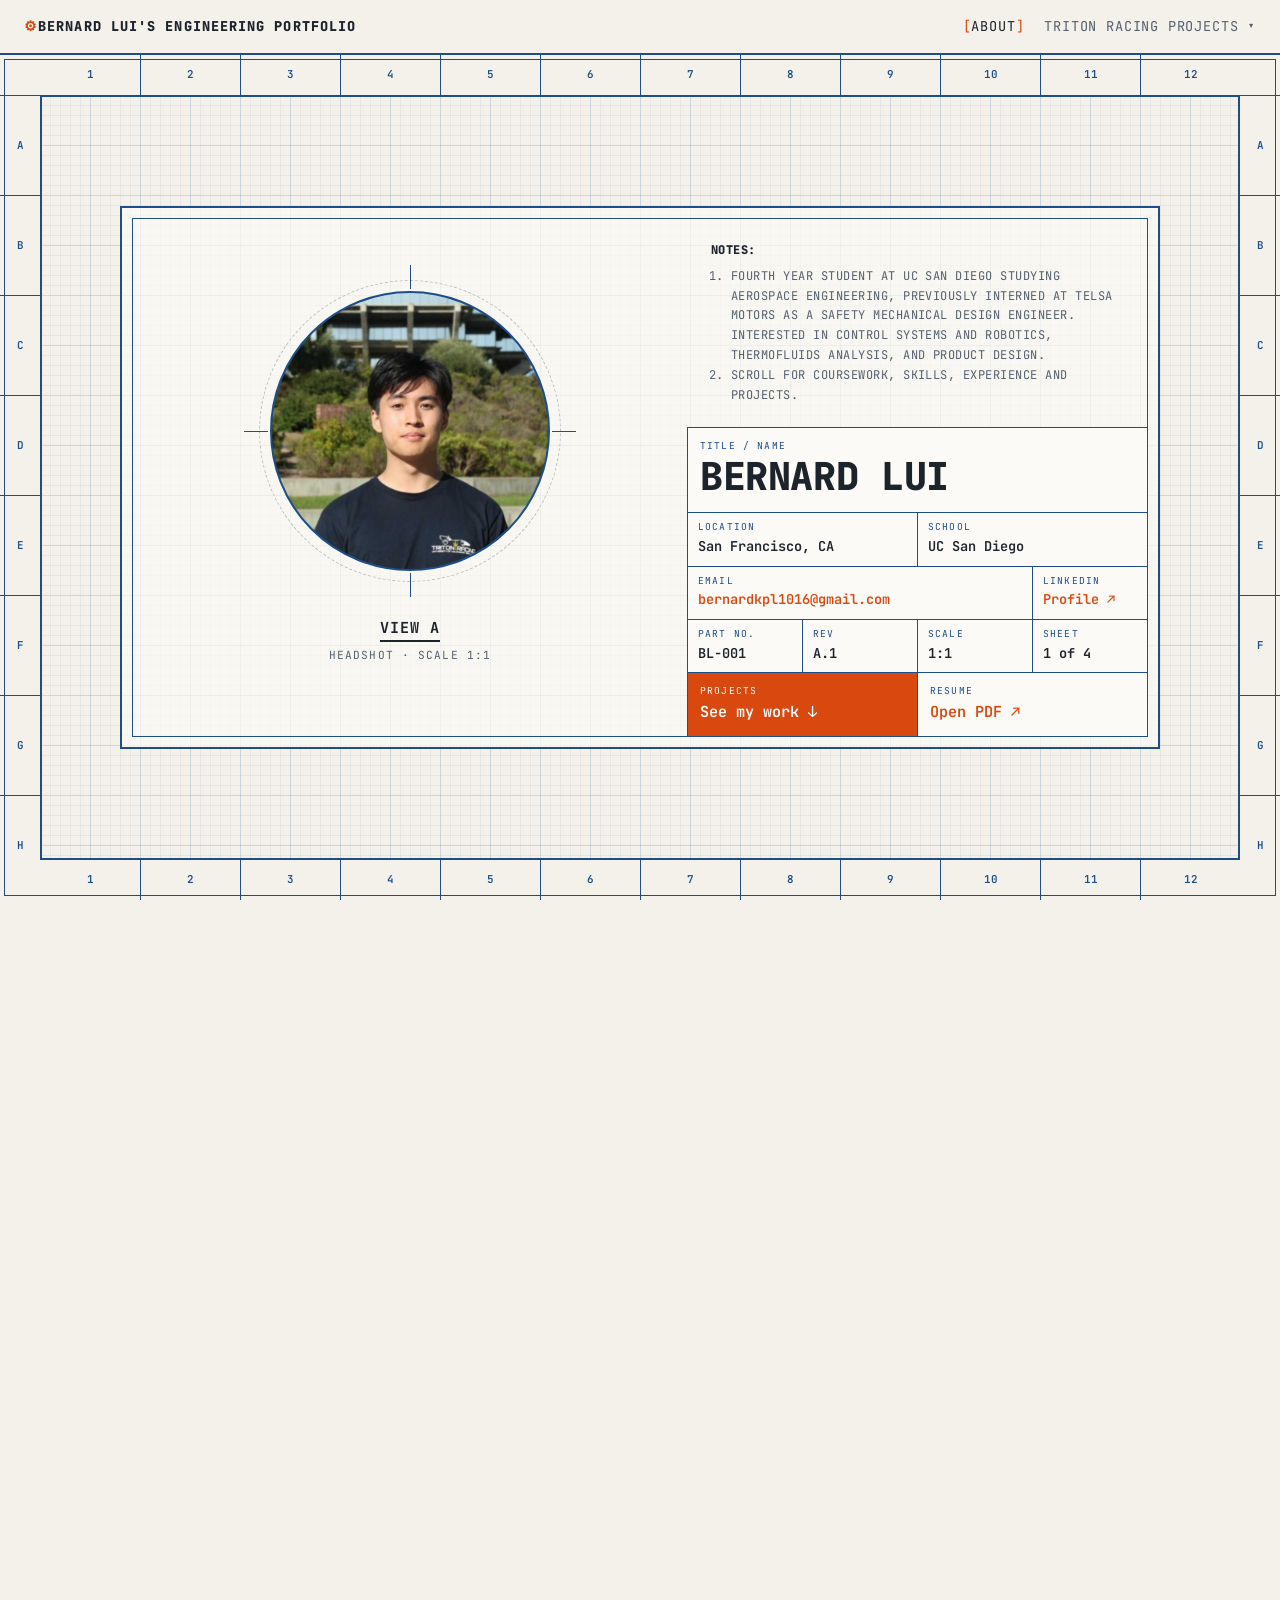
<file: index.html>
<!DOCTYPE html>
<html lang="en">
<head>
  <meta charset="UTF-8">
  <meta name="viewport" content="width=device-width, initial-scale=1">
  <title>Bernard Lui — About Me</title>
  <link rel="stylesheet" href="style.css">
</head>
<body class="framed">
  <nav>
    <a class="logo" href="index.html">Bernard Lui's Engineering Portfolio</a>
    <ul>
      <li><a class="active" href="index.html">About</a></li>
      <li class="dropdown">
        <button class="dropdown-toggle" aria-haspopup="true" aria-expanded="false">Triton Racing Projects ▾</button>
        <ul class="dropdown-menu">
          <li><a href="project1.html">Front and Rear Wing Design</a></li>
          <li><a href="project1b.html">Wing Spar Design</a></li>
        </ul>
      </li>
    </ul>
  </nav>

  <!-- Sheet stack: each drawing sheet is a full page that pins in place while the
       next one slides up over it. nav.js adds each sheet's border and rulers. -->
  <div class="sheet-stack">
  <section class="page page-hero" id="sheet-1">
    <div class="page-body page-body-hero">
    <div class="sheet">
      <div class="sheet-body">
        <div class="view">
          <div class="avatar" role="img" aria-label="Headshot of Bernard Lui"></div>
          <p class="view-label"><strong>VIEW A</strong>HEADSHOT · SCALE 1:1</p>
        </div>

        <div class="notes">
          <p class="notes-head">Notes:</p>
          <ol>
            <li>Fourth year student at UC San Diego Studying Aerospace Engineering, previously interned at Telsa Motors as a 
              Safety Mechanical Design Engineer. Interested in control systems and robotics, thermofluids analysis, and product design.</li>
            <li>Scroll for coursework, skills, experience and projects.</li>
          </ol>
        </div>

        <div class="title-block">
          <div class="tb-cell tb-name">
            <span class="tb-label">Title / Name</span>
            <h1>Bernard Lui</h1>
          </div>
          <div class="tb-cell tb-half">
            <span class="tb-label">Location</span>
            <span class="tb-value">San Francisco, CA</span>
          </div>
          <div class="tb-cell tb-half">
            <span class="tb-label">School</span>
            <span class="tb-value">UC San Diego</span>
          </div>
          <div class="tb-cell tb-wide">
            <span class="tb-label">Email</span>
            <a class="tb-value" href="mailto:bernardkpl1016@gmail.com">bernardkpl1016@gmail.com</a>
          </div>
          <div class="tb-cell tb-link">
            <span class="tb-label">LinkedIn</span>
            <a class="tb-value" href="https://www.linkedin.com/in/bernard-kpl" target="_blank" rel="noopener">Profile ↗</a>
          </div>
          <div class="tb-cell">
            <span class="tb-label">Part No.</span>
            <span class="tb-value">BL-001</span>
          </div>
          <div class="tb-cell">
            <span class="tb-label">Rev</span>
            <span class="tb-value">A.1</span>
          </div>
          <div class="tb-cell">
            <span class="tb-label">Scale</span>
            <span class="tb-value">1:1</span>
          </div>
          <div class="tb-cell">
            <span class="tb-label">Sheet</span>
            <span class="tb-value">1 of 4</span>
          </div>
          <a class="tb-cell tb-half tb-action primary" href="#projects">
            <span class="tb-label">Projects</span>
            <span class="tb-value">See my work ↓</span>
          </a>
          <a class="tb-cell tb-half tb-action" href="Bernard%20Lui's%20Resume%20-%2009-10-2026.pdf" target="_blank" rel="noopener">
            <span class="tb-label">Resume</span>
            <span class="tb-value">Open PDF ↗</span>
          </a>
        </div>
      </div>
    </div>
    </div>
  </section>

  <section class="page" id="sheet-2">
    <div class="page-body">

  <section class="section" id="coursework">
    <div class="section-inner">
      <h2>Relevant Coursework</h2>
      <ul class="chips">
        <li>Solid Mechanics</li>
        <li>Composite Structures</li>
        <li>Fluid Mechanics</li>
        <li>Computational Fluid Dynamics</li>
        <li>Materials Science</li>
        <li>Heat Transfer</li>
        <li>Control Systems</li>
        <li>Machine Design</li>
        <li>Numerical Methods</li>
      </ul>
    </div>
  </section>

  <section class="section" id="skills">
    <div class="section-inner">
      <h2>Skills &amp; Interests</h2>
      <div class="skill-groups">
        <div class="skill-group">
          <h3>CAD Tools</h3>
          <ul class="chips">
            <li>SolidWorks</li>
            <li>Fusion 360</li>
            <li>CATIA 3Dexperience</li>
          </ul>
        </div>
        <div class="skill-group">
          <h3>Programming Tools</h3>
          <ul class="chips">
            <li>Python</li>
            <li>MATLAB</li>
          </ul>
        </div>
        <div class="skill-group">
          <h3>Simulation / Analysis Tools</h3>
          <ul class="chips">
            <li>ANSYS Mechanical</li>
            <li>ANSYS Fluent</li>
            <li>Fusion 360 Generative Design</li>
          </ul>
        </div>
        <div class="skill-group">
          <h3>Manufacturing Tools</h3>
          <ul class="chips">
            <li>3D printing</li>
            <li>CNC machining</li>
            <li>Manual machining</li>
            <li>Laser cutting</li>
          </ul>
        </div>
        <div class="skill-group">
          <h3>Design &amp; Engineering Skills</h3>
          <ul class="chips">
            <li>DFMEA</li>
            <li>FMEA</li>
            <li>DFM</li>
            <li>GD &amp; T</li>
          </ul>
        </div>
      </div>
    </div>
  </section>

    </div>
    <a class="tb-cell tb-action page-top" href="#sheet-1">
      <span class="tb-value">Back to Top ↑</span>
    </a>
    <div class="title-block page-tb">
      <div class="tb-cell tb-name">
        <span class="tb-label">Title</span>
        <p class="tb-title">Coursework &amp; Skills</p>
      </div>
      <div class="tb-cell tb-full">
        <span class="tb-label">Drawn by</span>
        <span class="tb-value">Bernard Lui</span>
      </div>
      <div class="tb-cell">
        <span class="tb-label">Part No.</span>
        <span class="tb-value">BL-001</span>
      </div>
      <div class="tb-cell">
        <span class="tb-label">Rev</span>
        <span class="tb-value">A.1</span>
      </div>
      <div class="tb-cell">
        <span class="tb-label">Scale</span>
        <span class="tb-value">1:1</span>
      </div>
      <div class="tb-cell">
        <span class="tb-label">Sheet</span>
        <span class="tb-value">2 of 4</span>
      </div>
    </div>
  </section>

  <section class="page" id="sheet-3">
    <div class="page-body">

  <section class="section" id="experience">
    <div class="section-inner">
      <h2>Work Experience</h2>
      <div class="timeline">
        <article class="job">
          <div class="job-head">
            <h3>Energy Safety Mechanical Design Engineer Intern</h3>
            <span class="job-date">Jan 2026 – Sep 2026</span>
          </div>
          <p class="job-company">Tesla Inc. · Palo Alto, CA</p>
          <ul>
            <li>Designed and validated thermal propagation mitigation packages such as 
                door insulations for the Megapack 2XL and Megapack 3, 
                using heat transfer analysis and test data to meet thermal targets and 
                UL fire safety standards. Partnered with NPI, supply chain, and suppliers 
                through factory line trials, DFM reviews, and DFMEA to take products from
                concept to production.</li>
            <li>Led design and fabrication of the NE42 battery module coupon, launching 
                a multi-year program for rapid prototyping and faster safety and abuse testing, 
                along with new assembly fixtures compatible with existing lab equipment. 
                Validated the design with hand calculations (foam compression, thermal 
                representativeness, bolt mechanics, electrical isolation) and ANSYS Mechanical 
                FEA.</li>
            <li>Conducted FMEA studies for various tests; collaborated closely with the test 
                engineering team to prioritize high-risk items based on occurrence and severity 
                and create test build maps. Used FEA-identified weak points to define the module 
                drop test plan, executetests, and analyze compliance and abuse testing results 
                to drive design feedback.</li>
          </ul>
        </article>

        <article class="job">
          <div class="job-head">
            <h3>Instructional Assistant</h3>
            <span class="job-date">Sep 2023 – Present</span>
          </div>
          <p class="job-company">UC San Diego, MAE Department · San Diego, CA</p>
          <ul>
            <li>Refine a newly designed project for an introductory aerospace class, 
                completing prototype builds and testing of the control-line aircraft, 
                addressing any problems identified or potential improvements along the way.</li>
            <li>Mentor 75+ students in lab groups through the full project cycle, 
                troubleshooting issues on the spot, guiding them through worksheet 
                calculations questions.</li>
            <li>Assist professor by grading homework and exams, providing students with timely 
                feedback in thermodynamics and fluid mechanics topics, and provide insights 
                during weekly meetings on patterns in student performance.</li>
          </ul>
        </article>
      </div>
    </div>
  </section>

    </div>
    <a class="tb-cell tb-action page-top" href="#sheet-1">
      <span class="tb-value">Back to Top ↑</span>
    </a>
    <div class="title-block page-tb">
      <div class="tb-cell tb-name">
        <span class="tb-label">Title</span>
        <p class="tb-title">Work Experience</p>
      </div>
      <div class="tb-cell tb-full">
        <span class="tb-label">Drawn by</span>
        <span class="tb-value">Bernard Lui</span>
      </div>
      <div class="tb-cell">
        <span class="tb-label">Part No.</span>
        <span class="tb-value">BL-001</span>
      </div>
      <div class="tb-cell">
        <span class="tb-label">Rev</span>
        <span class="tb-value">A.1</span>
      </div>
      <div class="tb-cell">
        <span class="tb-label">Scale</span>
        <span class="tb-value">1:1</span>
      </div>
      <div class="tb-cell">
        <span class="tb-label">Sheet</span>
        <span class="tb-value">3 of 4</span>
      </div>
    </div>
  </section>

  <section class="page" id="sheet-4">
    <div class="page-body">

  <section class="section" id="projects">
    <div class="section-inner">
      <h2>Featured Projects</h2>
      <div class="cards">
        <a class="card" href="project1.html">
          <span class="tag">Triton Racing Formula SAE</span>
          <h3>Front and Rear Wing Design</h3>
          <p>Led the design of the front and rear wing elements for TR-26, optimised and 
            validated design choices through ANSYS Fluent CFD simulations.
          </p>
          <span class="more">View project →</span>
        </a>
        <a class="card" href="project1b.html">
          <span class="tag">Triton Racing Formula SAE</span>
          <h3>Wing Spar Design</h3>
          <p>Developed a MATLAB script using Classical Laminated Plate Theory to design a pre-preg
            composite wing spar, accounting for structrual loads on the wings.
          </p>
          <span class="more">View project →</span>
        </a>
      </div>
    </div>
  </section>

    </div>
    <a class="tb-cell tb-action page-top" href="#sheet-1">
      <span class="tb-value">Back to Top ↑</span>
    </a>
    <div class="title-block page-tb">
      <div class="tb-cell tb-name">
        <span class="tb-label">Title</span>
        <p class="tb-title">Featured Projects</p>
      </div>
      <div class="tb-cell tb-full">
        <span class="tb-label">Drawn by</span>
        <span class="tb-value">Bernard Lui</span>
      </div>
      <div class="tb-cell">
        <span class="tb-label">Part No.</span>
        <span class="tb-value">BL-001</span>
      </div>
      <div class="tb-cell">
        <span class="tb-label">Rev</span>
        <span class="tb-value">A.1</span>
      </div>
      <div class="tb-cell">
        <span class="tb-label">Scale</span>
        <span class="tb-value">1:1</span>
      </div>
      <div class="tb-cell">
        <span class="tb-label">Sheet</span>
        <span class="tb-value">4 of 4</span>
      </div>
    </div>
  </section>
  </div>

  <script src="nav.js"></script>
</body>
</html>
</file>
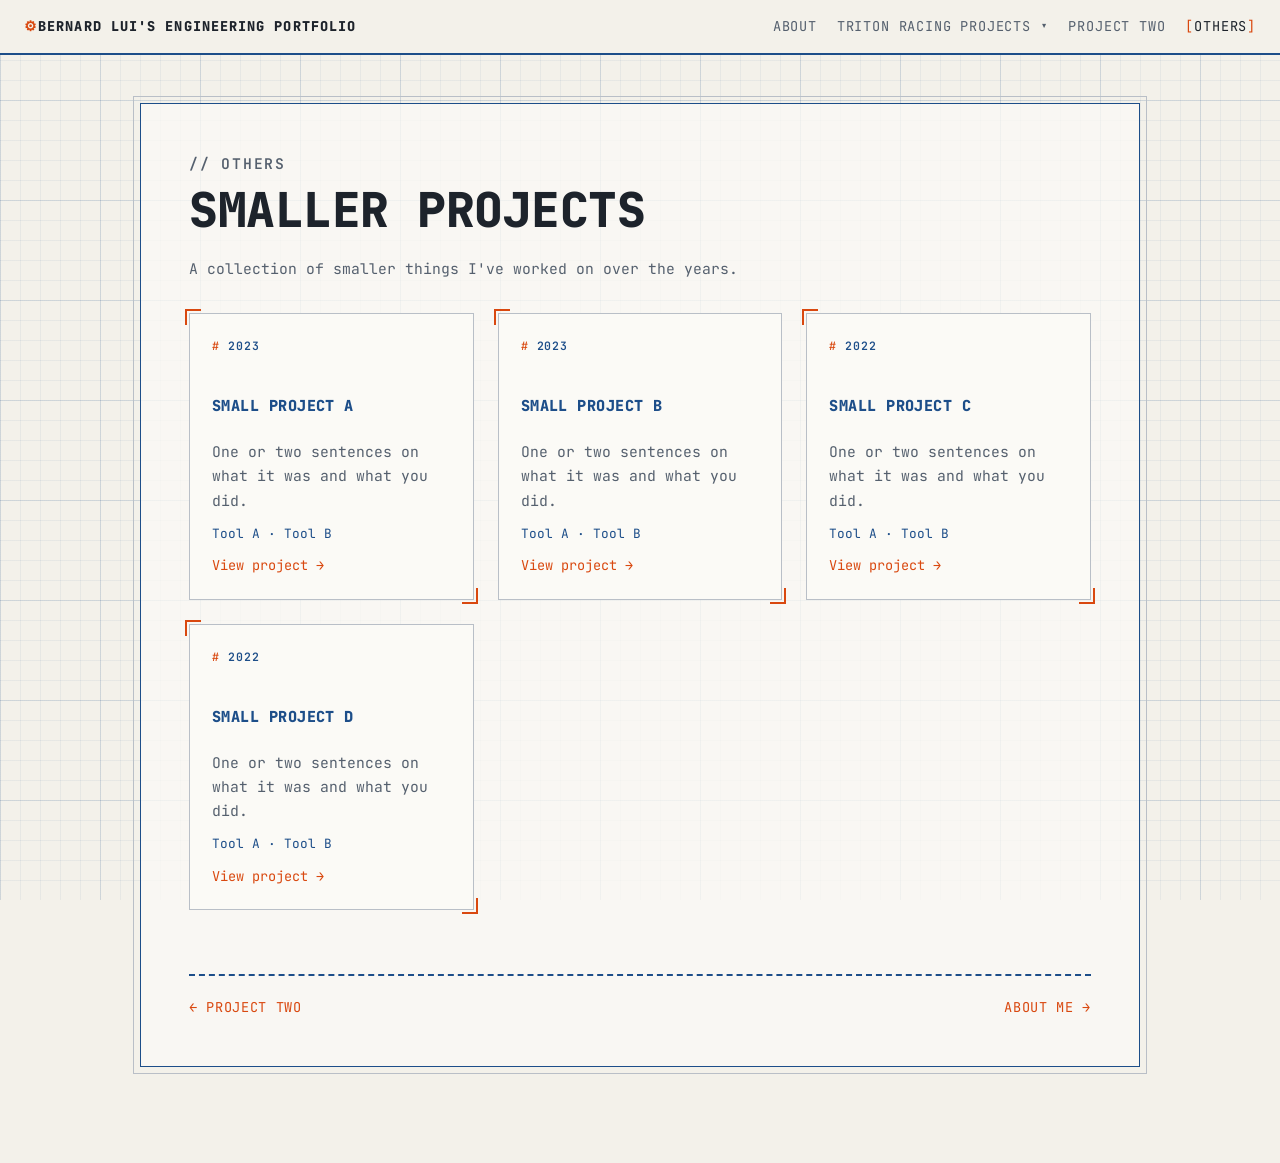
<file: others.html>
<!DOCTYPE html>
<html lang="en">
<head>
  <meta charset="UTF-8">
  <meta name="viewport" content="width=device-width, initial-scale=1">
  <title>Others — Bernard</title>
  <link rel="stylesheet" href="style.css">
</head>
<body>
  <nav>
    <a class="logo" href="index.html">Bernard Lui's Engineering Portfolio</a>
    <ul>
      <li><a href="index.html">About</a></li>
      <li class="dropdown">
        <button class="dropdown-toggle" aria-haspopup="true" aria-expanded="false">Triton Racing Projects ▾</button>
        <ul class="dropdown-menu">
          <li><a href="project1.html">Front and Rear Wing Design</a></li>
          <li><a href="project1b.html">Wing Spar Design</a></li>
        </ul>
      </li>
      <li><a href="project2.html">Project Two</a></li>
      <li><a class="active" href="others.html">Others</a></li>
    </ul>
  </nav>

  <main class="project wide">
    <p class="eyebrow">Others</p>
    <h1>Smaller projects</h1>
    <p>A collection of smaller things I've worked on over the years.</p>

    <div class="cards">
      <article class="card">
        <span class="tag">2023</span>
        <h3>Small Project A</h3>
        <p>One or two sentences on what it was and what you did.</p>
        <p class="tools">Tool A · Tool B</p>
        <a href="#">View project →</a>
      </article>

      <article class="card">
        <span class="tag">2023</span>
        <h3>Small Project B</h3>
        <p>One or two sentences on what it was and what you did.</p>
        <p class="tools">Tool A · Tool B</p>
        <a href="#">View project →</a>
      </article>

      <article class="card">
        <span class="tag">2022</span>
        <h3>Small Project C</h3>
        <p>One or two sentences on what it was and what you did.</p>
        <p class="tools">Tool A · Tool B</p>
        <a href="#">View project →</a>
      </article>

      <article class="card">
        <span class="tag">2022</span>
        <h3>Small Project D</h3>
        <p>One or two sentences on what it was and what you did.</p>
        <p class="tools">Tool A · Tool B</p>
        <a href="#">View project →</a>
      </article>
    </div>

    <div class="pager">
      <a href="project2.html">← Project Two</a>
      <a href="index.html">About me →</a>
    </div>
  </main>
  <script src="nav.js"></script>
</body>
</html>
</file>
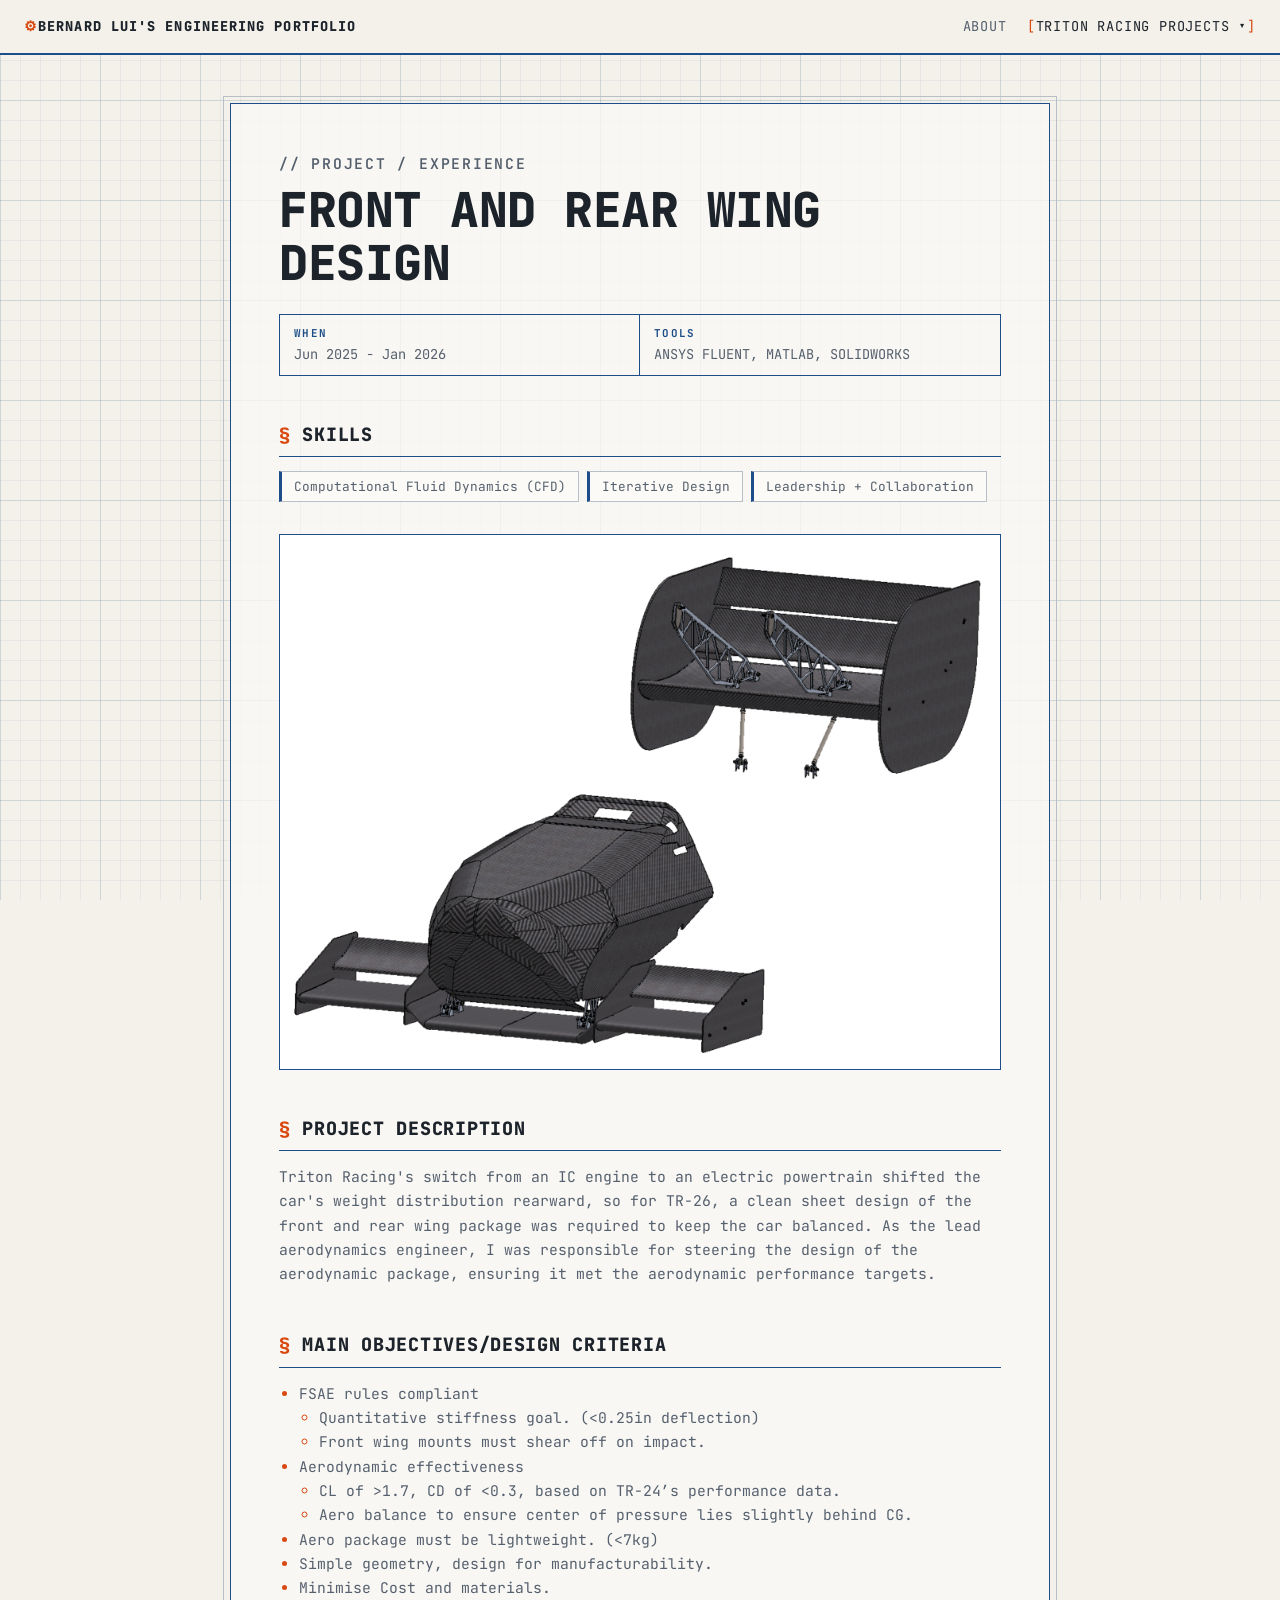
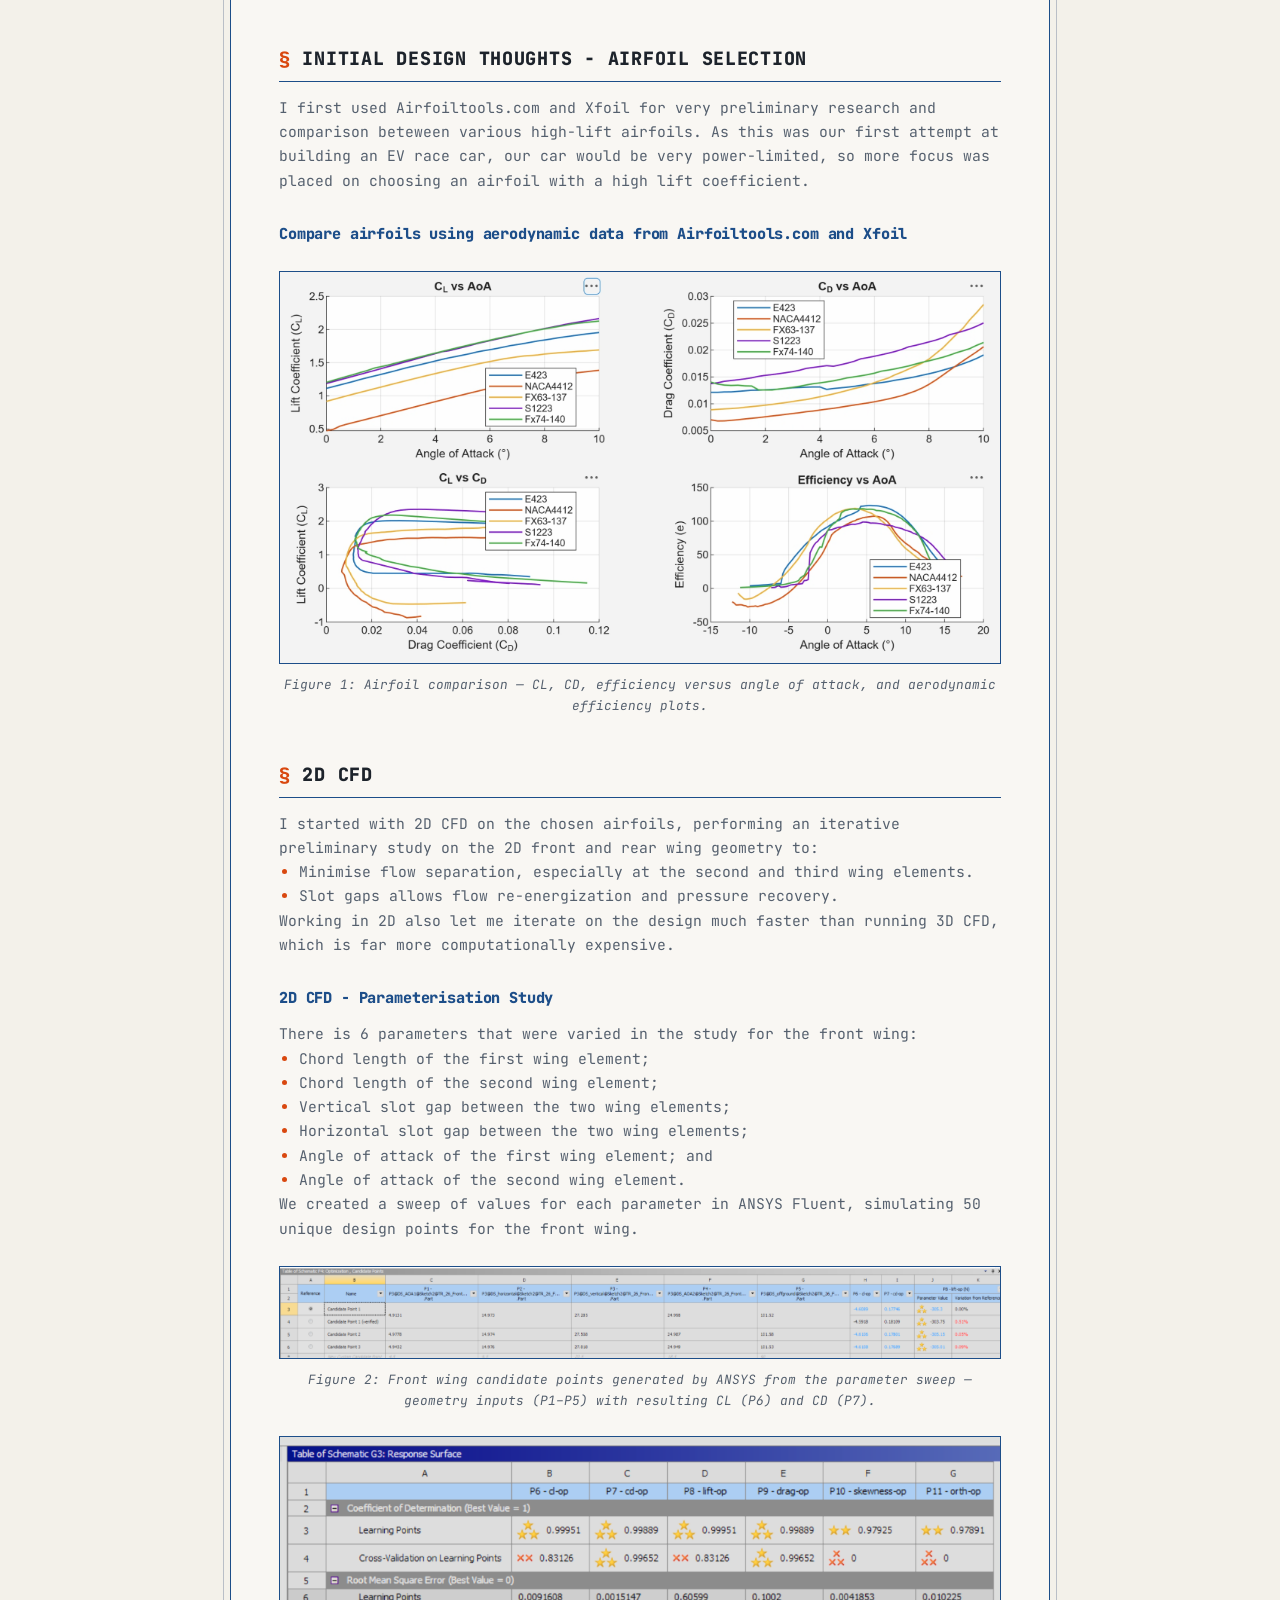
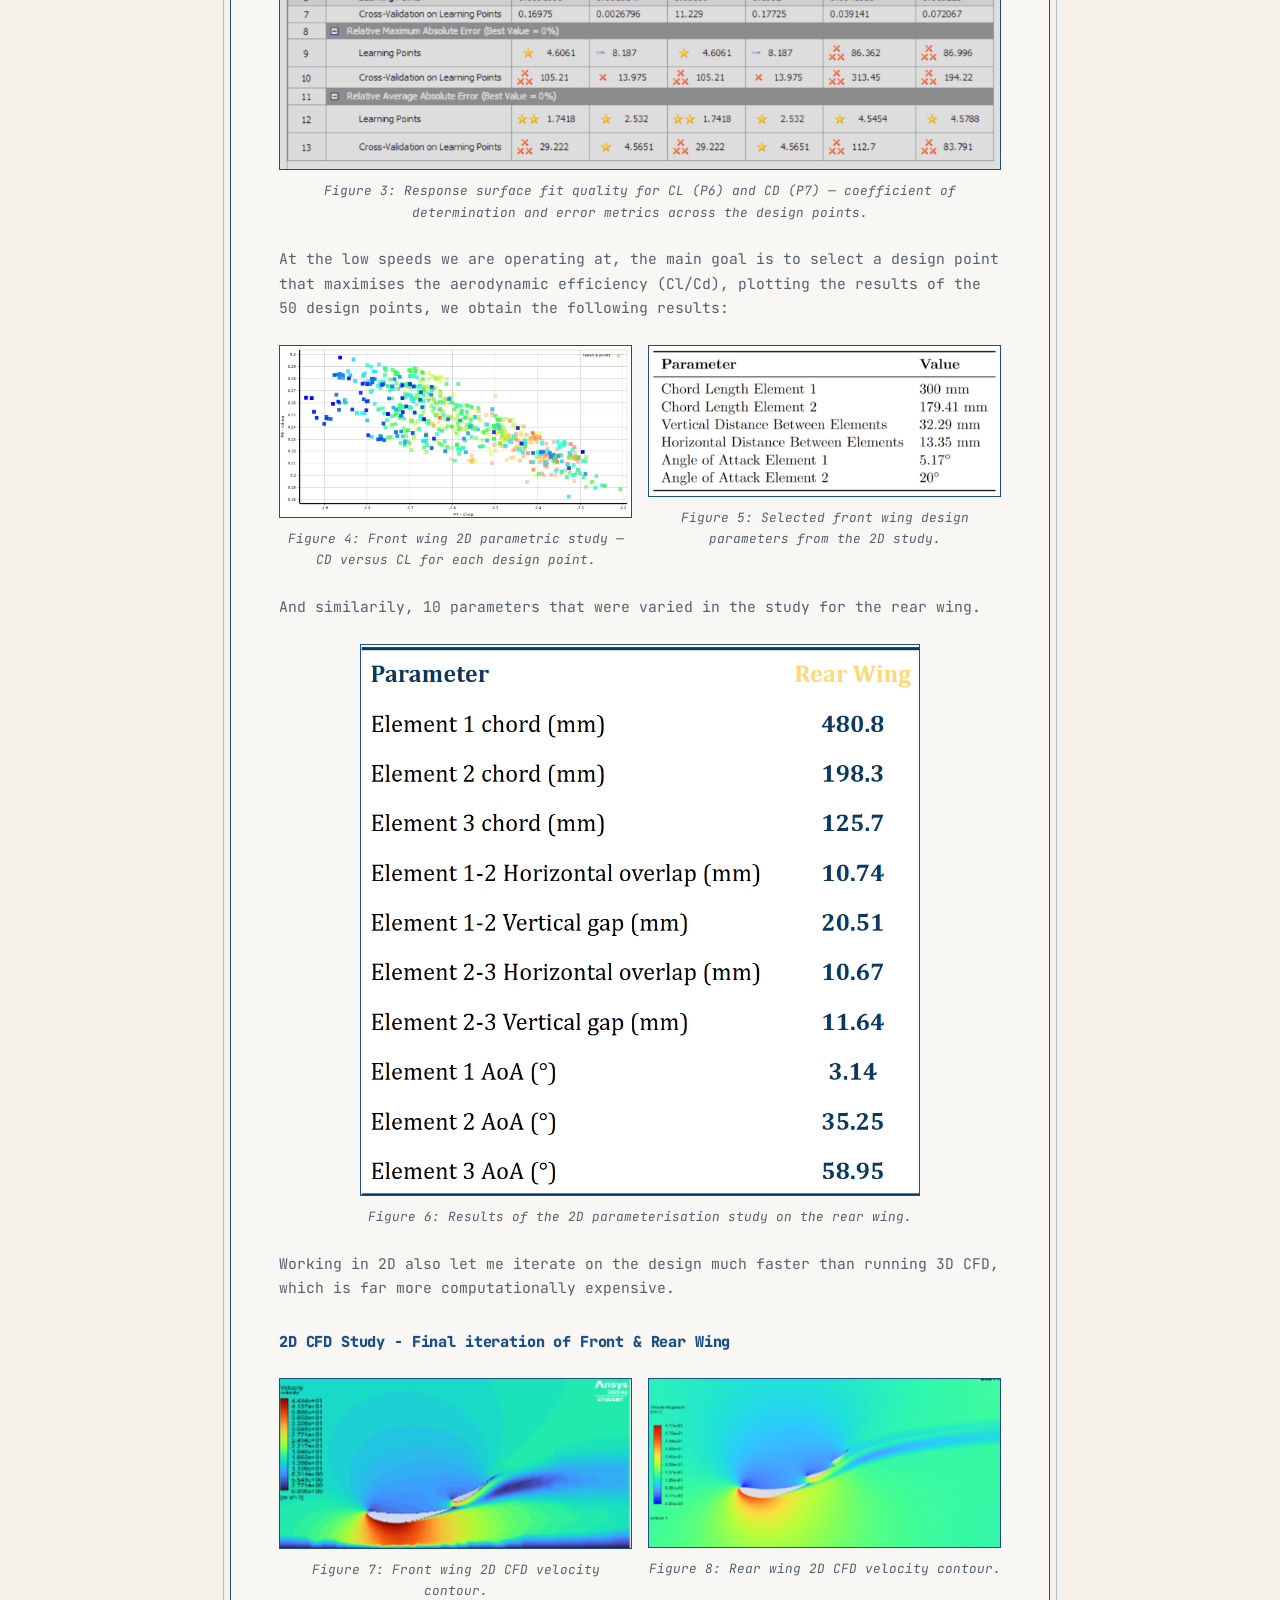
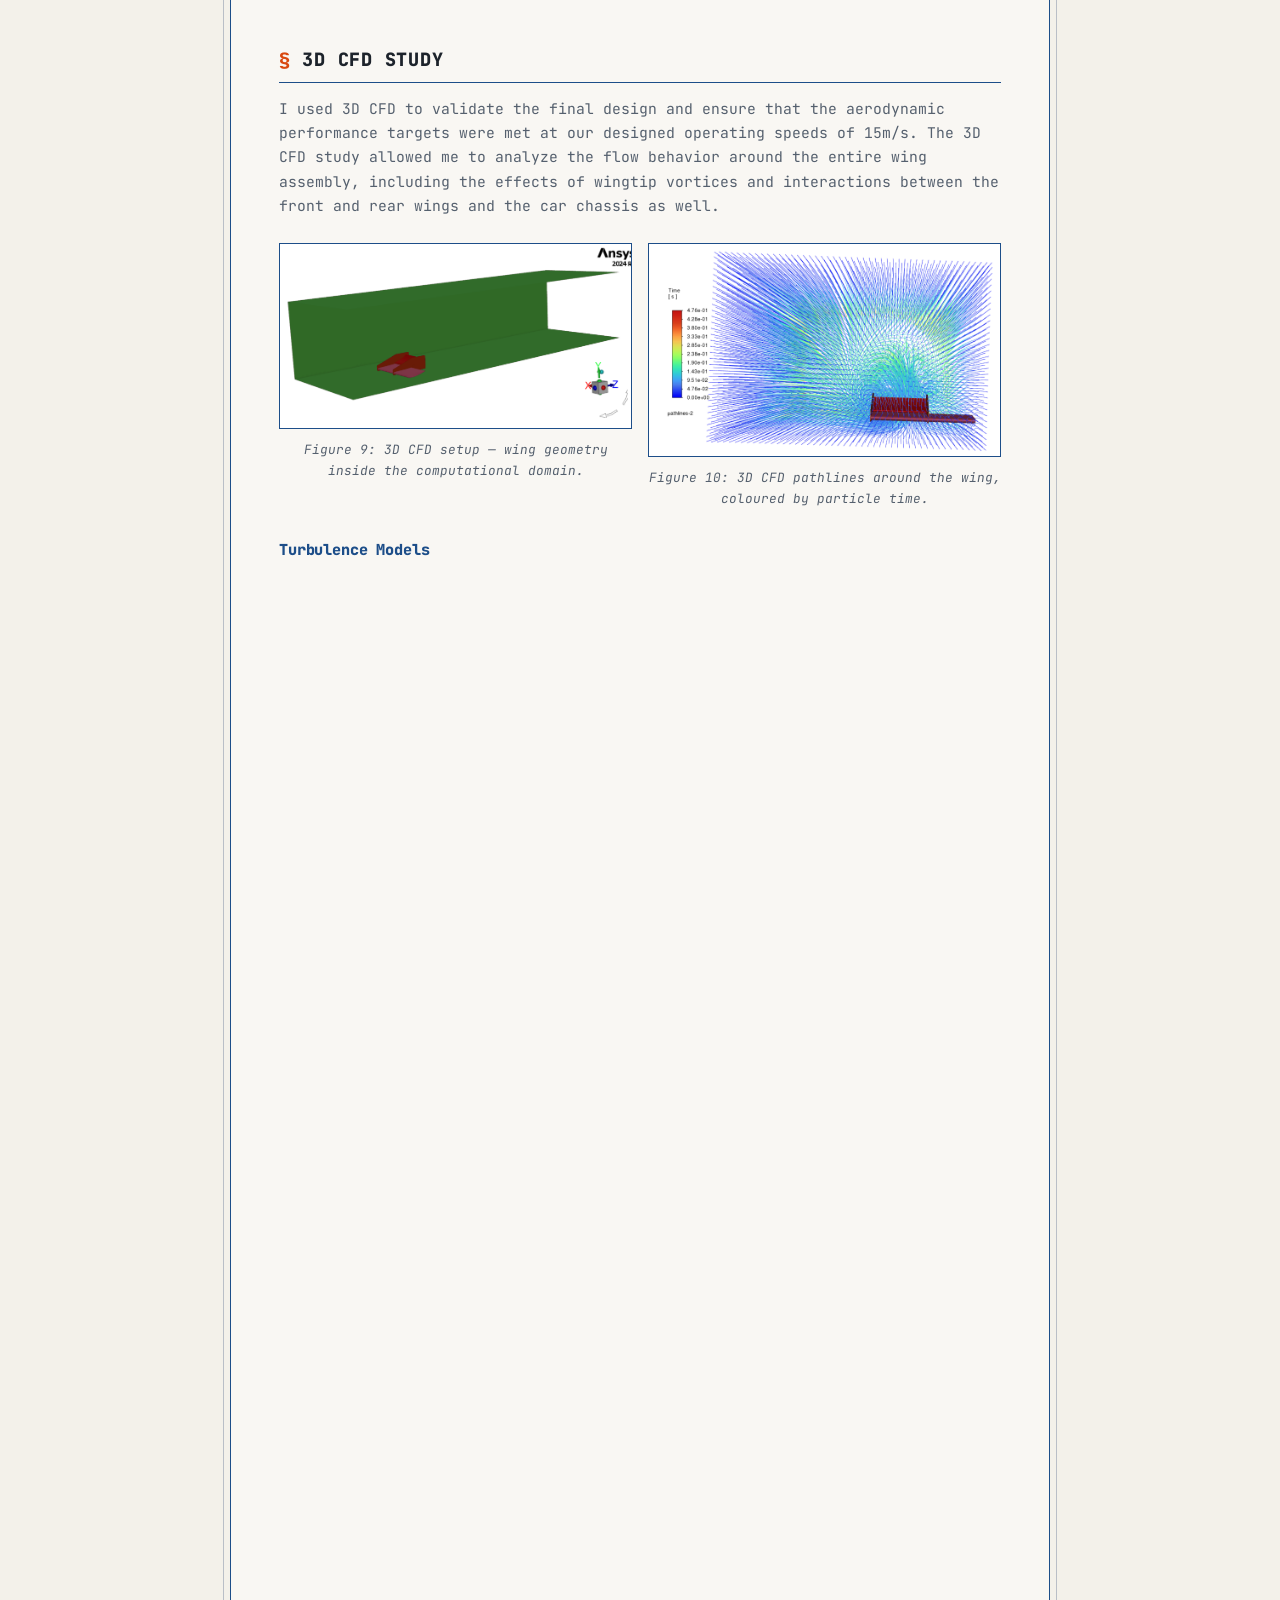
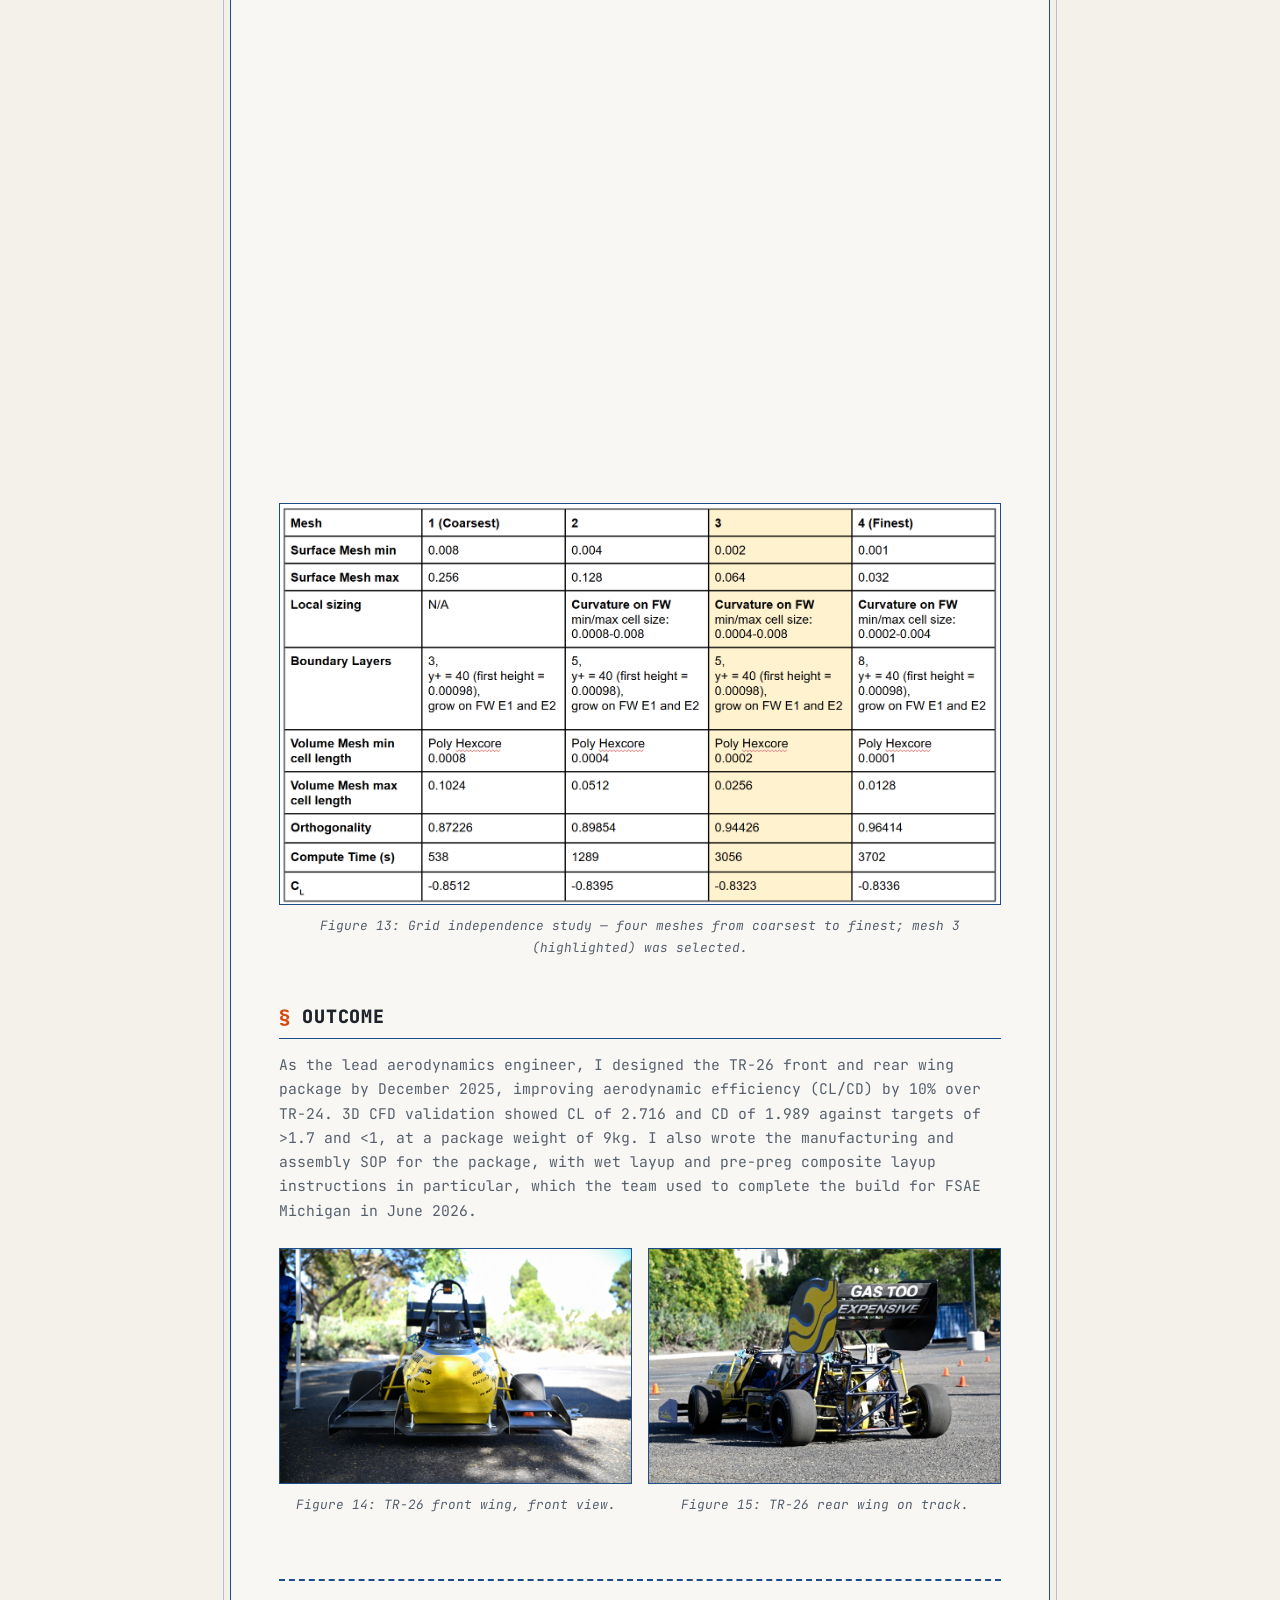
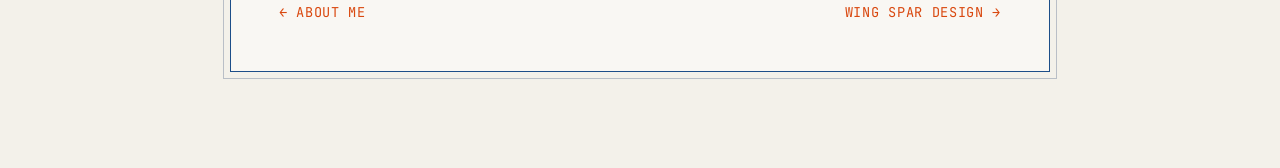
<file: project1.html>
<!DOCTYPE html>
<html lang="en">
<head>
  <meta charset="UTF-8">
  <meta name="viewport" content="width=device-width, initial-scale=1">
  <title>Front and Rear Wing Design — Bernard</title>
  <link rel="stylesheet" href="style.css">
</head>
<body>
  <nav>
    <a class="logo" href="index.html">Bernard Lui's Engineering Portfolio</a>
    <ul>
      <li><a href="index.html">About</a></li>
      <li class="dropdown">
        <button class="dropdown-toggle active" aria-haspopup="true" aria-expanded="false">Triton Racing Projects ▾</button>
        <ul class="dropdown-menu">
          <li><a class="active" href="project1.html">Front and Rear Wing Design</a></li>
          <li><a href="project1b.html">Wing Spar Design</a></li>
        </ul>
      </li>
    </ul>
  </nav>

  <main class="project">
    <p class="eyebrow">Project / Experience</p>
    <h1>Front and Rear Wing Design</h1>

    <div class="meta">
      <div><strong>When</strong>Jun 2025 - Jan 2026</div>
      <div><strong>Tools</strong>ANSYS FLUENT, MATLAB, SOLIDWORKS</div>
    </div>

    <h2>Skills</h2> 
      <ul class="skills">
        <li>Computational Fluid Dynamics (CFD)</li>
        <li>Iterative Design</li>
        <li>Leadership + Collaboration</li>
    </ul>

    <img class="hero-img" src="tr26_aero_package.png" alt="CAD render of the TR-26 aero package: rear wing assembly at the top right and front wing assembly at the bottom">

    <h2>Project Description</h2>
    <p>Triton Racing's switch from an IC engine to an electric powertrain shifted the car's 
      weight distribution rearward, so for TR-26, a clean sheet design of the front and rear wing 
      package was required to keep the car balanced. 
      As the lead aerodynamics engineer, I was responsible for steering the design of the aerodynamic
      package, ensuring it met the aerodynamic performance targets.
    </p>

    <h2>Main Objectives/Design Criteria</h2>
    <ul>
      <li>FSAE rules compliant
        <ul>
          <li>Quantitative stiffness goal. (&lt;0.25in deflection)</li>
          <li>Front wing mounts must shear off on impact.</li>
        </ul>
      </li>
      <li>Aerodynamic effectiveness
        <ul>
          <li>CL of &gt;1.7, CD of &lt;0.3, based on TR-24’s performance data.</li>
          <li>Aero balance to ensure center of pressure lies slightly behind CG.</li>
        </ul>
      </li>
      <li>Aero package must be lightweight. (&lt;7kg)</li>
      <li>Simple geometry, design for manufacturability.</li>
      <li>Minimise Cost and materials.</li>
    </ul>

    <h2>Initial Design Thoughts - Airfoil Selection</h2>
    <p>I first used Airfoiltools.com and Xfoil for very preliminary research and comparison
      beteween various high-lift airfoils. As this was our first attempt at building an EV race
      car, our car would be very power-limited, so more focus was placed on choosing an airfoil
      with a high lift coefficient.
    </p>

    <h3>Compare airfoils using aerodynamic data from Airfoiltools.com and Xfoil</h3>
    <figure class="figure">
      <img src="airfoil_selection.png" alt="CL vs AoA, CD vs AoA, CL vs CD and efficiency vs 
      AoA curves comparing the E423, NACA4412, FX63-137, S1223 and Fx74-140 airfoils">
      <figcaption>Figure 1: Airfoil comparison — CL, CD, efficiency versus angle of attack, and 
        aerodynamic efficiency plots.</figcaption>
    </figure>

    <h2>2D CFD</h2>
    <p>I started with 2D CFD on the chosen airfoils, performing an iterative preliminary study
      on the 2D front and rear wing geometry to:</p>
    <ul>
      <li>Minimise flow separation, especially at the second and third wing elements.</li>
      <li>Slot gaps allows flow re-energization and pressure recovery.</li>
    </ul>
    <p>Working in 2D also let me iterate on the design much faster than running 3D CFD, which
      is far more computationally expensive.</p>

    <h3>2D CFD - Parameterisation Study</h3>
    <p>There is 6 parameters that were varied in the study for the front wing:</p>
    <ul>
      <li>Chord length of the first wing element;</li>
      <li>Chord length of the second wing element;</li>
      <li>Vertical slot gap between the two wing elements;</li>
      <li>Horizontal slot gap between the two wing elements;</li>
      <li>Angle of attack of the first wing element; and</li>
      <li>Angle of attack of the second wing element.</li>
    </ul>
    <p>We created a sweep of values for each parameter in ANSYS Fluent, simulating 50 unique
      design points for the front wing.

    </p>

    <figure class="figure">
      <img src="fw_2d_para_inputs.png" alt="ANSYS optimisation candidate points table for the front wing: values of the five geometry parameters P1 to P5 for each candidate point, with resulting lift coefficient P6 and drag coefficient P7">
      <figcaption>Figure 2: Front wing candidate points generated by ANSYS from the parameter sweep — geometry inputs (P1–P5) with resulting CL (P6) and CD (P7).</figcaption>
    </figure>

    <figure class="figure">
      <img src="fw_2d_study_table.png" alt="ANSYS response surface table showing coefficient of determination, root mean square error and relative errors for CL (P6), CD (P7) and other output parameters">
      <figcaption>Figure 3: Response surface fit quality for CL (P6) and CD (P7) — coefficient of determination and error metrics across the design points.</figcaption>
    </figure>

    <p>At the low speeds we are operating at, the main goal is to select a design point that maximises the aerodynamic efficiency (Cl/Cd), plotting the results of
      the 50 design points, we obtain the following results:
    </p>

    <div class="figure-pair">
      <figure class="figure">
        <img src="cl_cd_fw_2d_study.png" alt="Scatter plot of drag coefficient against lift coefficient for the front wing 2D parametric study design points">
        <figcaption>Figure 4: Front wing 2D parametric study — CD versus CL for each design point.</figcaption>
      </figure>
      <figure class="figure">
        <img src="fw_2d_para_results.png" alt="Table of the selected front wing parameters: element 1 chord 300 mm, element 2 chord 179.41 mm, vertical distance 32.29 mm, horizontal distance 13.35 mm, element 1 angle of attack 5.17 degrees, element 2 angle of attack 20 degrees">
        <figcaption>Figure 5: Selected front wing design parameters from the 2D study.</figcaption>
      </figure>
    </div>

    <p>And similarily, 10 parameters that were varied in the study for the rear wing.</p>

    <figure class="figure narrow">
      <img src="2d_rw_para.png" alt="Table of the selected rear wing parameters: element 1, 2 and 3 chords of 480.8, 198.3 and 125.7 mm; element 1-2 horizontal overlap 10.74 mm and vertical gap 20.51 mm; element 2-3 horizontal overlap 10.67 mm and vertical gap 11.64 mm; element angles of attack 3.14, 35.25 and 58.95 degrees">
      <figcaption>Figure 6: Results of the 2D parameterisation study on the rear wing.</figcaption>
    </figure>

    <p>Working in 2D also let me iterate on the design much faster than running 3D CFD, which
      is far more computationally expensive.</p>

    <h3>2D CFD Study - Final iteration of Front & Rear Wing</h3>
    <div class="figure-pair">
      <figure class="figure">
        <img class="crop-bottom" src="fw_2d_cfd.png" alt="2D CFD velocity contour of the front 
        wing, showing the flow around the two elements and the slot gap between them">
        <figcaption>Figure 7: Front wing 2D CFD velocity contour.</figcaption>
      </figure>
      <figure class="figure">
        <img src="rw_2d_cfd.png" alt="2D CFD velocity magnitude contour of 
        the rear wing, showing the flow around the three elements and the slot gaps between them">
        <figcaption>Figure 8: Rear wing 2D CFD velocity contour.</figcaption>
      </figure>
    </div>
    
    <h2>3D CFD Study</h2>
    <p>I used 3D CFD to validate the final design and ensure that the aerodynamic performance targets were met at 
      our designed operating speeds of 15m/s. 
      The 3D CFD study allowed me to analyze the flow behavior around the entire wing assembly, 
      including the effects of wingtip vortices and interactions between the front and rear wings and the car chassis
      as well.
    </p>

    <div class="figure-pair">
      <figure class="figure">
        <img src="3d_cfd_setup.png" alt="ANSYS 3D CFD setup: the wing geometry placed inside the computational domain">
        <figcaption>Figure 9: 3D CFD setup — wing geometry inside the computational domain.</figcaption>
      </figure>
      <figure class="figure">
        <img src="3d_cfd_streamline.png" alt="3D CFD pathlines around the wing and endplate, coloured by particle time">
        <figcaption>Figure 10: 3D CFD pathlines around the wing, coloured by particle time.</figcaption>
      </figure>
    </div>


    <h3>Turbulence Models</h3>
    <p>Different conditions require different turbulence models. k-epsilon is stable in free-stream flow but needs wall functions 
      near walls, while k-omega SST resolves the viscous sublayer more accurately at the cost of a finer near-wall mesh. 
      Rather than assume k-omega SST was best, I hand-calculated the expected lift and drag coefficients of our 3D wings 
      from airfoiltools.com data and basic aerodynamic equations, then compared them against 3D CFD runs with each turbulence 
      model to pick the most accurate one for our design.</p>

    <figure class="figure narrow">
      <img src="coeff_hand_calcs.png" alt="Handwritten S1223 hand calculation: 3D lift coefficient from the 2D lift slope and aspect ratio (CL about 0.5472), and 3D drag coefficient from induced drag (CD about 0.1492)">
      <figcaption>Figure 11: Hand calculation of the S1223's 3D lift and drag coefficients from 2D XFoil data.</figcaption>
    </figure>

    <figure class="figure">
      <img src="turbulence_model.png" alt="Table comparing CL and CD for the Selig 1223 test case (Re 200,000, 15 m/s, 10 degrees AoA) from AirfoilTools, hand calculation, k-omega GEKO, k-omega SST and k-epsilon with enhanced wall treatment">
      <figcaption>Figure 12: Turbulence model comparison — S1223 test case (Re = 200,000, 15 m/s, 10° AoA).</figcaption>
    </figure>

    <h3>Grid Independence Study</h3>
    <p>By conducting a grid independence study, I ensured that the results were not influenced by the mesh size. 
      The final mesh was chosen based on a balance between accuracy and computational efficiency.
    </p>

    <figure class="figure">
      <img src="grid_indepedence.png" alt="Grid independence table for four meshes from coarsest to finest, listing surface and volume mesh sizes, boundary layers, orthogonality, compute time and CL, with mesh 3 highlighted">
      <figcaption>Figure 13: Grid independence study — four meshes from coarsest to finest; mesh 3 (highlighted) was selected.</figcaption>
    </figure>

    <h2>Outcome</h2>
    <p>As the lead aerodynamics engineer, I designed the TR-26 front and rear wing package by December 2025, 
      improving aerodynamic efficiency (CL/CD) by 10% over TR-24. 3D CFD validation showed 
      CL of 2.716 and CD of 1.989 against targets of >1.7 and &lt;1, at a package weight of 9kg. I 
      also wrote the manufacturing and assembly SOP for the package, with wet layup and pre-preg 
      composite layup instructions in particular, which the team used to complete the build for 
      FSAE Michigan in June 2026.
    </p>

    <div class="figure-pair">
      <figure class="figure">
        <img src="tr26_front_view.jpeg" alt="Front view of the TR-26 car showing the two-element front wing and endplates either side of the yellow nose">
        <figcaption>Figure 14: TR-26 front wing, front view.</figcaption>
      </figure>
      <figure class="figure">
        <img src="tr26_rw_cropped.jpeg" alt="TR-26 driving through a cone course, seen from the rear, showing the rear wing">
        <figcaption>Figure 15: TR-26 rear wing on track.</figcaption>
      </figure>
    </div>

    <div class="pager">
      <a href="index.html">← About me</a>
      <a href="project1b.html">Wing Spar Design →</a>
    </div>
  </main>
  <script src="nav.js"></script>
</body>
</html>
</file>
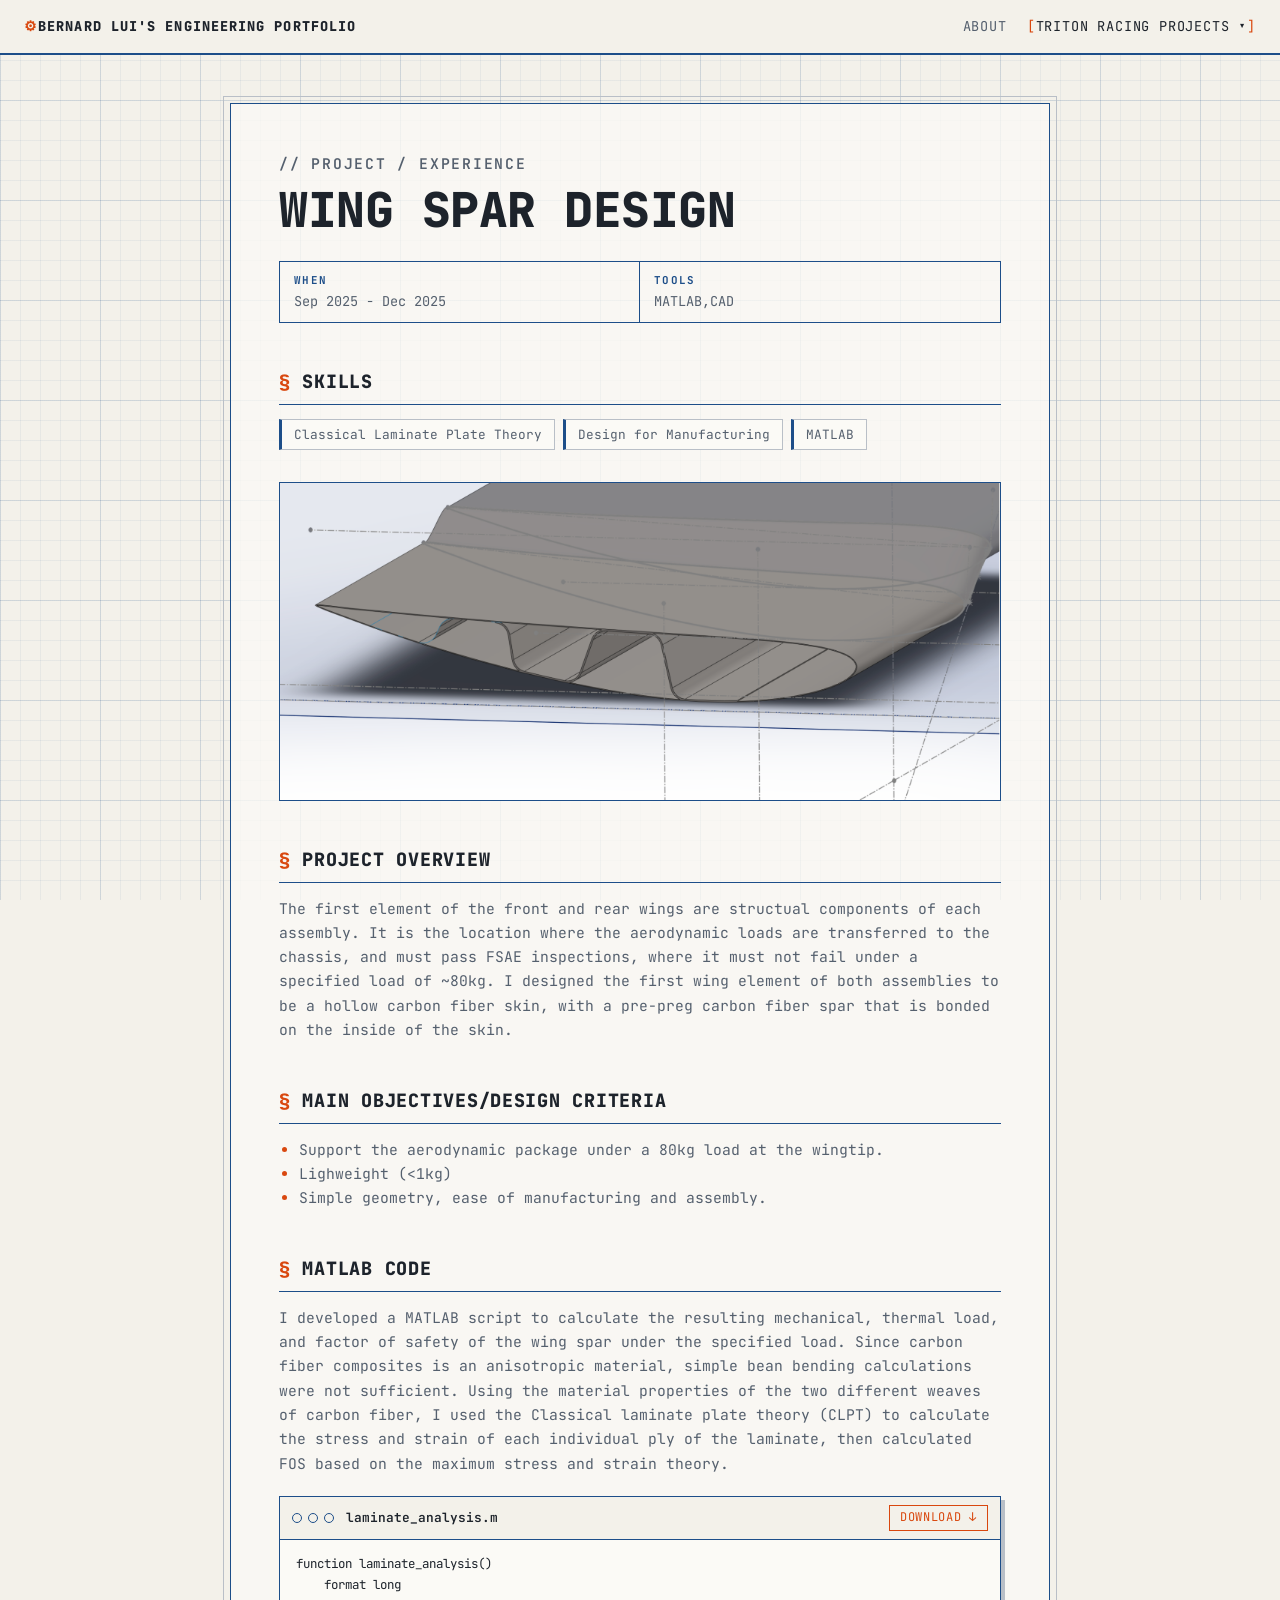
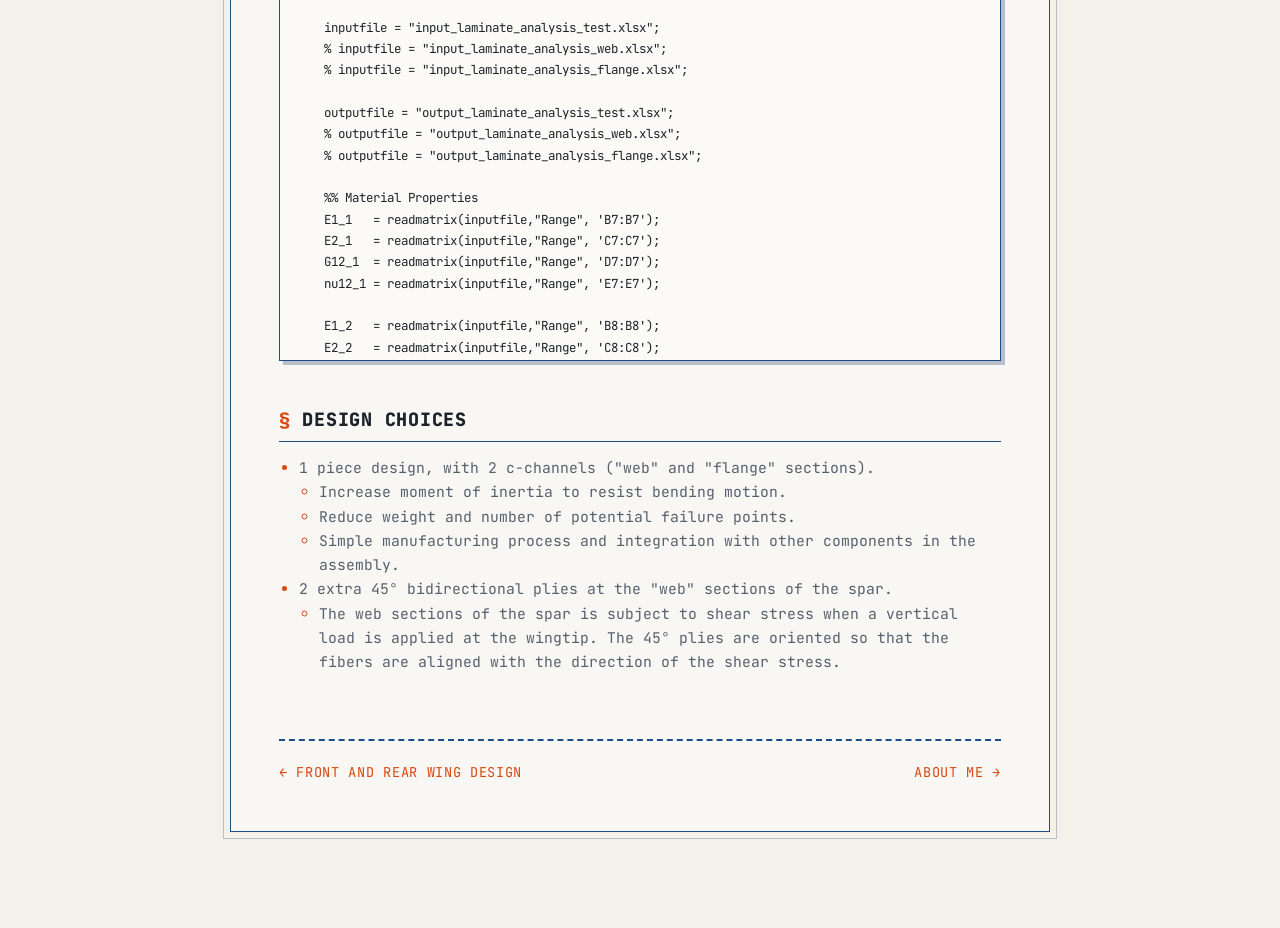
<file: project1b.html>
<!DOCTYPE html>
<html lang="en">
<head>
  <meta charset="UTF-8">
  <meta name="viewport" content="width=device-width, initial-scale=1">
  <title>Wing Spar Design — Bernard</title>
  <link rel="stylesheet" href="style.css">
</head>
<body>
  <nav>
    <a class="logo" href="index.html">Bernard Lui's Engineering Portfolio</a>
    <ul>
      <li><a href="index.html">About</a></li>
      <li class="dropdown">
        <button class="dropdown-toggle active" aria-haspopup="true" aria-expanded="false">Triton Racing Projects ▾</button>
        <ul class="dropdown-menu">
          <li><a href="project1.html">Front and Rear Wing Design</a></li>
          <li><a class="active" href="project1b.html">Wing Spar Design</a></li>
        </ul>
      </li>
    </ul>
  </nav>

  <main class="project">
    <p class="eyebrow">Project / Experience</p>
    <h1>Wing Spar Design</h1>
  
    <div class="meta">
      <div><strong>When</strong>Sep 2025 - Dec 2025</div>
      <div><strong>Tools</strong>MATLAB,CAD</div>
    </div>
    
    <h2>Skills</h2>
    <ul class="skills">
      <li>Classical Laminate Plate Theory</li>
      <li>Design for Manufacturing</li>
      <li>MATLAB</li>
    </ul>

    <img class="hero-img" src="fw_spar.png" alt="CAD cutaway of a front wing element showing the c-channel carbon fiber spars inside the airfoil section">

    <h2>Project Overview</h2>
    <p>The first element of the front and rear wings are structual components of each assembly. 
      It is the location where the aerodynamic loads are transferred to the chassis, and must 
      pass FSAE inspections, where it must not fail under a specified load of ~80kg. I designed 
      the first wing element of both assemblies to be a hollow carbon fiber skin, with a pre-preg
      carbon fiber spar that is bonded on the inside of the skin.
    </p>

    <h2>Main Objectives/Design Criteria</h2>
    <ul> 
      <li>Support the aerodynamic package under a 80kg load at the wingtip.</li>
      <li>Lighweight (&lt;1kg)</li>
      <li>Simple geometry, ease of manufacturing and assembly.</li>
    </ul>

    <h2>MATLAB Code</h2>
    <p>I developed a MATLAB script to calculate the resulting mechanical, thermal load, and 
      factor of safety of the wing spar under the specified load. Since carbon fiber composites
      is an anisotropic material, simple bean bending calculations were not sufficient. 
      Using the material properties of the two different weaves of carbon fiber, I used the 
      Classical laminate plate theory (CLPT) to calculate the stress and strain of each individual 
      ply of the laminate, then calculated FOS based on the maximum stress and strain theory. 
    </p>

    <div class="code-window">
      <div class="code-bar">
        <span class="code-dots" aria-hidden="true"><i></i><i></i><i></i></span>
        <span class="code-name">laminate_analysis.m</span>
        <a class="code-download" href="laminate_analysis.m" download="laminate_analysis.m">Download ↓</a>
      </div>
      <pre class="code-body" tabindex="0"><code>function laminate_analysis()
    format long
    
    inputfile = &quot;input_laminate_analysis_test.xlsx&quot;;
    % inputfile = &quot;input_laminate_analysis_web.xlsx&quot;;
    % inputfile = &quot;input_laminate_analysis_flange.xlsx&quot;;

    outputfile = &quot;output_laminate_analysis_test.xlsx&quot;;
    % outputfile = &quot;output_laminate_analysis_web.xlsx&quot;;
    % outputfile = &quot;output_laminate_analysis_flange.xlsx&quot;;
    
    %% Material Properties
    E1_1   = readmatrix(inputfile,&quot;Range&quot;, &#39;B7:B7&#39;);
    E2_1   = readmatrix(inputfile,&quot;Range&quot;, &#39;C7:C7&#39;);
    G12_1  = readmatrix(inputfile,&quot;Range&quot;, &#39;D7:D7&#39;);
    nu12_1 = readmatrix(inputfile,&quot;Range&quot;, &#39;E7:E7&#39;);

    E1_2   = readmatrix(inputfile,&quot;Range&quot;, &#39;B8:B8&#39;);
    E2_2   = readmatrix(inputfile,&quot;Range&quot;, &#39;C8:C8&#39;);
    G12_2  = readmatrix(inputfile,&quot;Range&quot;, &#39;D8:D8&#39;);
    nu12_2 = readmatrix(inputfile,&quot;Range&quot;, &#39;E8:E8&#39;);
    
    %% Strength Properties
    F1_t_1 = readmatrix(inputfile,&quot;Range&quot;, &#39;B12:B12&#39;);
    F1_c_1 = readmatrix(inputfile,&quot;Range&quot;, &#39;C12:C12&#39;);
    F2_t_1 = readmatrix(inputfile,&quot;Range&quot;, &#39;D12:D12&#39;);
    F2_c_1 = readmatrix(inputfile,&quot;Range&quot;, &#39;E12:E12&#39;);
    F12_1  = readmatrix(inputfile,&quot;Range&quot;, &#39;F12:F12&#39;);

    F1_t_2 = readmatrix(inputfile,&quot;Range&quot;, &#39;B13:B13&#39;);
    F1_c_2 = readmatrix(inputfile,&quot;Range&quot;, &#39;C13:C13&#39;);
    F2_t_2 = readmatrix(inputfile,&quot;Range&quot;, &#39;D13:D13&#39;);
    F2_c_2 = readmatrix(inputfile,&quot;Range&quot;, &#39;E13:E13&#39;);
    F12_2  = readmatrix(inputfile,&quot;Range&quot;, &#39;F13:F13&#39;);

    %% Thermal
    alpha_1_1 = readmatrix(inputfile,&quot;Range&quot;, &#39;G7:G7&#39;);
    alpha_2_1 = readmatrix(inputfile,&quot;Range&quot;, &#39;H7:H7&#39;);

    alpha_1_2 = readmatrix(inputfile,&quot;Range&quot;, &#39;G8:G8&#39;);
    alpha_2_2 = readmatrix(inputfile,&quot;Range&quot;, &#39;H8:H8&#39;);

    deltaT = readmatrix(inputfile,&quot;Range&quot;, &#39;G17:G17&#39;);

    %calculate nu21 given nu12
    nu21_1 = E2_1*nu12_1/E1_1;
    nu21_2 = E2_2*nu12_2/E1_2;
    
    ply_thickness_1 = readmatrix(inputfile,&quot;Range&quot;, &#39;F7:F7&#39;);
    ply_thickness_2 = readmatrix(inputfile,&quot;Range&quot;, &#39;F8:F8&#39;);
    ply_thickness = flip(readmatrix(inputfile,&quot;Range&quot;, &#39;D21:D26&#39;),1); %change depending on num of plies used.
    mat_id = flip(readmatrix(inputfile,&quot;Range&quot;, &#39;C21:C26&#39;),1); %change depending on num of plies used.
    ply_angle = flip(readmatrix(inputfile,&quot;Range&quot;, &#39;B21:B26&#39;),1); %change depending on num of plies used.
    theta = ply_angle*pi/180;
    num_of_plies = length(ply_angle);
    
    h = 0;       %calculate height of laminate
    for i = 1:num_of_plies
        h = h + ply_thickness(i);
    end
    z = -h/2; % initiate z-coordinate to be at bottom of laminate

    %% Loading
    N_load(:,:) = [readmatrix(inputfile,&quot;Range&quot;, &#39;A17:C17&#39;)];
    M_load(:,:) = [readmatrix(inputfile,&quot;Range&quot;, &#39;D17:F17&#39;)];

    %% Calculate ABD Matrix
    
    %initialise A,B,D matricies
    A = zeros(3,3);
    B = zeros(3,3);
    D = zeros(3,3);

    N_T = zeros(3,1);
    M_T = zeros(3,1);
    deltaT_unit = 1;

    %iterate through all the plies then sum them up
    for i = 1:num_of_plies
        % Calculate Local Q for each ply
        if mat_id(i) == 1
            Q = [E1_1/(1-nu12_1*nu21_1)       nu21_1*E1_1/(1-nu12_1*nu21_1) 0;
                nu12_1*E2_1/(1-nu12_1*nu21_1) E2_1/(1-nu12_1*nu21_1)        0;
                0                             0                             G12_1];

            % Calculate alpha for each ply
            alpha_x = [alpha_1_1*cos(theta(i))^2 + alpha_2_1*sin(theta(i))^2; 
                       alpha_1_1*sin(theta(i))^2 + alpha_2_1*cos(theta(i))^2; 
                       2*(alpha_1_1 - alpha_2_1)*cos(theta(i))*sin(theta(i))];

        elseif mat_id(i) == 2
            Q = [E1_2/(1-nu12_2*nu21_2)       nu21_2*E1_2/(1-nu12_2*nu21_2) 0;
                nu12_2*E2_2/(1-nu12_2*nu21_2) E2_2/(1-nu12_2*nu21_2)        0;
                0                             0                             G12_2];

            alpha_x = [alpha_1_2*cos(theta(i))^2 + alpha_2_2*sin(theta(i))^2; 
                       alpha_1_2*sin(theta(i))^2 + alpha_2_2*cos(theta(i))^2; 
                       2*(alpha_1_2 - alpha_2_2)*cos(theta(i))*sin(theta(i))];
        end

        % Calculate Global Q_bar for each ply
        T_epsilon = [cos(theta(i))^2                   sin(theta(i))^2                  sin(theta(i))*cos(theta(i)); 
                     sin(theta(i))^2                   cos(theta(i))^2                 -sin(theta(i))*cos(theta(i)); 
                    -2*cos(theta(i))*sin(theta(i))     2*cos(theta(i))*sin(theta(i))    cos(theta(i))^2-sin(theta(i))^2];
        
        Q_bar = T_epsilon&#39;*Q*T_epsilon;

        % Calculate A,B,D matricies
        A = A + Q_bar*((z+ply_thickness(i)) - z);
        B = B + (1/2)*Q_bar*((z+ply_thickness(i))^2 - z^2);
        D = D + (1/3)*Q_bar*((z+ply_thickness(i))^3 - z^3);

        % Calculate N_T
        N_T = N_T + Q_bar*alpha_x*ply_thickness(i);

        % Calculate M_T
        M_T = M_T + 0.5*Q_bar*alpha_x*((z+ply_thickness(i))^2 - z^2);

        z = z + ply_thickness(i);
    end
    
    % Combine A,B,D matricies
    ABD = [A,B;
           B,D];
    %inverse
    ABD_inv = inv(ABD);
    alpha = ABD_inv(1:3,1:3);
    beta = ABD_inv(1:3,4:6);
    delta = ABD_inv(4:6,4:6);

    % N_T and M_T
    N_T = N_T*deltaT;
    M_T = M_T*deltaT;
    
    N = N_load&#39; + N_T;
    M = M_load&#39; + M_T;

    N_unit_thermal = N_load + N_T*deltaT_unit;  % for alpha_laminate calculation only with deltaT = 1
    M_unit_thermal = M_load + M_T*deltaT_unit;
    
    %% Calculate Midplane strains e_0 and curvature K, and laminate level alpha

    e_0 = alpha*[N(1);N(2);N(3)] + beta* [M(1);M(2);M(3)];
    K   = beta&#39;*[N(1);N(2);N(3)] + delta*[M(1);M(2);M(3)];

    % alpha_laminate = midplane strains from unit deltaT
    alpha_laminate = alpha*[N_unit_thermal(1);N_unit_thermal(2);N_unit_thermal(3)] + ...    
                     beta* [M_unit_thermal(1);M_unit_thermal(2);M_unit_thermal(3)];         
    
    %% Calculate lamina local stress and strain

    %initiate 
    local_strain_per_ply = zeros(3, num_of_plies, 2);  % 3 components × plies × 2 surfaces (bottom/top)
    local_stress_per_ply = zeros(3, num_of_plies, 2);  % 3 components × plies × 2 surfaces (bottom/top)
    z = -h/2;
    z_coords = zeros(num_of_plies, 2);

    for i = 1:num_of_plies

        %calculate global strain at bottom of each ply
        e_x_bottom = e_0 + z*K;

        % Calculate Local Q for each ply
        if mat_id(i) == 1
            Q = [E1_1/(1-nu12_1*nu21_1)       nu21_1*E1_1/(1-nu12_1*nu21_1) 0;
                nu12_1*E2_1/(1-nu12_1*nu21_1) E2_1/(1-nu12_1*nu21_1)        0;
                0                             0                             G12_1];

            % Calculate alpha for each ply
            alpha_local = [alpha_1_1; alpha_2_1; 0];

        elseif mat_id(i) == 2
            Q = [E1_2/(1-nu12_2*nu21_2)       nu21_2*E1_2/(1-nu12_2*nu21_2) 0;
                nu12_2*E2_2/(1-nu12_2*nu21_2) E2_2/(1-nu12_2*nu21_2)        0;
                0                             0                             G12_2];

            % Calculate alpha for each ply
            alpha_local = [alpha_1_2; alpha_2_2; 0];

        end

        %calculate local strain
        T_epsilon = [cos(theta(i))^2                   sin(theta(i))^2                  sin(theta(i))*cos(theta(i)); 
                     sin(theta(i))^2                   cos(theta(i))^2                 -sin(theta(i))*cos(theta(i)); 
                    -2*cos(theta(i))*sin(theta(i))     2*cos(theta(i))*sin(theta(i))    cos(theta(i))^2-sin(theta(i))^2];

        z_coords(i, 1) = z;
        local_strain_per_ply(:,i,1) = T_epsilon*e_x_bottom; % Store bottom global strain for the current ply
        %Calculate local stress bottom
        local_stress_per_ply(:,i,1) = Q*(local_strain_per_ply(:,i,1) - deltaT*alpha_local);

        z = z + ply_thickness(i); %increment z for next ply

        %Calculate global stress/strain at top of each ply
        e_x_top = e_0 + z*K;
        z_coords(i, 2) = z;
        local_strain_per_ply(:,i,2) = T_epsilon*e_x_top; % Store top global strain for the current ply
        local_stress_per_ply(:,i,2) = Q*(local_strain_per_ply(:,i,2) - deltaT*alpha_local);
    end

    %% Apparent Modulus

    %% Failure Analysis - Max Stress Criterion
   
    max_stress = zeros(num_of_plies,3);
    for i = 1:num_of_plies
        if mat_id(i) == 1
            % sigma_x
            ply_stress_fos_x = zeros(1,2);

            % stress at top ply
            if local_stress_per_ply(1,i,1) &gt;= 0 % if &gt;= 0 -&gt; tension
                ply_stress_fos_x(1) = F1_t_1/local_stress_per_ply(1,i,1);
            else % if &lt; 0 -&gt; compression
                ply_stress_fos_x(1) = F1_c_1/local_stress_per_ply(1,i,1);
            end
            % stress at bottom ply
            if local_stress_per_ply(1,i,2) &gt;= 0
                ply_stress_fos_x(2) = F1_t_1/local_stress_per_ply(1,i,2);
            else    
                ply_stress_fos_x(2) = F1_c_1/local_stress_per_ply(1,i,2);
            end

            % get min FOS
            max_stress(i,1) = min(ply_stress_fos_x);

            % sigma_y
            ply_stress_fos_y = zeros(1,2);

            if local_stress_per_ply(2,i,1) &gt;= 0
                ply_stress_fos_y(1) = F2_t_1/local_stress_per_ply(2,i,1);
            else
                ply_stress_fos_y(1) = F2_c_1/local_stress_per_ply(2,i,1);
            end
        
            if local_stress_per_ply(2,i,2) &gt;= 0
                ply_stress_fos_y(2) = F2_t_1/local_stress_per_ply(2,i,2);
            else    
                ply_stress_fos_y(2) = F2_c_1/local_stress_per_ply(2,i,2);
            end
            
            max_stress(i,2) = min(ply_stress_fos_y);
            
            % sigma_xy
            ply_stress_fos_xy = zeros(1,2);
            ply_stress_fos_xy(1) = F12_1/abs(local_stress_per_ply(3,i,1));
            ply_stress_fos_xy(2) = F12_1/abs(local_stress_per_ply(3,i,2));
            
            max_stress(i,3) = min(ply_stress_fos_xy);

        elseif mat_id(i) == 2
            % sigma_x
            ply_stress_fos_x = zeros(1,2);

            % stress at top ply
            if local_stress_per_ply(1,i,1) &gt;= 0 % if &gt;= 0 -&gt; tension
                ply_stress_fos_x(1) = F1_t_2/local_stress_per_ply(1,i,1);
            else % if &lt; 0 -&gt; compression
                ply_stress_fos_x(1) = F1_c_2/local_stress_per_ply(1,i,1);
            end
            % stress at bottom ply
            if local_stress_per_ply(1,i,2) &gt;= 0
                ply_stress_fos_x(2) = F1_t_2/local_stress_per_ply(1,i,2);
            else    
                ply_stress_fos_x(2) = F1_c_2/local_stress_per_ply(1,i,2);
            end

            % get min FOS
            max_stress(i,1) = min(ply_stress_fos_x);

            % sigma_y
            ply_stress_fos_y = zeros(1,2);

            if local_stress_per_ply(2,i,1) &gt;= 0
                ply_stress_fos_y(1) = F2_t_2/local_stress_per_ply(2,i,1);
            else
                ply_stress_fos_y(1) = F2_c_2/local_stress_per_ply(2,i,1);
            end
        
            if local_stress_per_ply(2,i,2) &gt;= 0
                ply_stress_fos_y(2) = F2_t_2/local_stress_per_ply(2,i,2);
            else    
                ply_stress_fos_y(2) = F2_c_2/local_stress_per_ply(2,i,2);
            end
            
            max_stress(i,2) = min(ply_stress_fos_y);
            
            % sigma_xy
            ply_stress_fos_xy = zeros(1,2);
            ply_stress_fos_xy(1) = F12_2/abs(local_stress_per_ply(3,i,1));
            ply_stress_fos_xy(2) = F12_2/abs(local_stress_per_ply(3,i,2));
            
            max_stress(i,3) = min(ply_stress_fos_xy);
        end
    end

    %% Failure Analysis - Max Strain Criterion
    
    %Failure Strains for MatID 1
    X_e_t_1 = F1_t_1/E1_1;
    X_e_c_1 = F1_c_1/E1_1;
    Y_e_t_1 = F2_t_1/E2_1;
    Y_e_c_1 = F2_c_1/E2_1;
    S_e_1 = F12_1/G12_1;

    %Failure Strains for MatID 2
    X_e_t_2 = F1_t_2/E1_2;
    X_e_c_2 = F1_c_2/E1_2;
    Y_e_t_2 = F2_t_2/E2_2;
    Y_e_c_2 = F2_c_2/E2_2;
    S_e_2 = F12_2/G12_2;

    max_strain = zeros(num_of_plies,3);
    for i = 1:num_of_plies
        if mat_id(i) == 1
            % e_x
            ply_strain_fos_e_x = zeros(1,2);

            % strain at top ply
            if local_strain_per_ply(1,i,1) &gt;= 0 % if &gt;= 0 -&gt; tension
                ply_strain_fos_e_x(1) = X_e_t_1/local_strain_per_ply(1,i,1);
            else % if &lt; 0 -&gt; compression
                ply_strain_fos_e_x(1) = -X_e_c_1/local_strain_per_ply(1,i,1);
            end
            % strain at bottom ply
            if local_strain_per_ply(1,i,2) &gt;= 0
                ply_strain_fos_e_x(2) = X_e_t_1/local_strain_per_ply(1,i,2);
            else    
                ply_strain_fos_e_x(2) = -X_e_c_1/local_strain_per_ply(1,i,2);
            end

            % get min FOS
            max_strain(i,1) = min(ply_strain_fos_e_x);

            %e_y
            ply_strain_fos_e_y = zeros(1,2);

            if local_strain_per_ply(2,i,1) &gt;= 0
                ply_strain_fos_e_y(1) = Y_e_t_1/local_strain_per_ply(2,i,1);
            else
                ply_strain_fos_e_y(1) = -Y_e_c_1/local_strain_per_ply(2,i,1);
            end
        
            if local_strain_per_ply(2,i,2) &gt;= 0
                ply_strain_fos_e_y(2) = Y_e_t_1/local_strain_per_ply(2,i,2);
            else    
                ply_strain_fos_e_y(2) = -Y_e_c_1/local_strain_per_ply(2,i,2);
            end
            
            max_strain(i,2) = min(ply_strain_fos_e_y);
            
            %gamma_xy
            ply_strain_fos_gamma_xy = zeros(1,2);
            ply_strain_fos_gamma_xy(1) = S_e_1/abs(local_strain_per_ply(3,i,1));
            ply_strain_fos_gamma_xy(2) = S_e_1/abs(local_strain_per_ply(3,i,2));
            
            max_strain(i,3) = min(ply_strain_fos_gamma_xy);

        elseif mat_id(i) == 2
            % e_x
            ply_strain_fos_e_x = zeros(1,2);
            
            % strain at top ply
            if local_strain_per_ply(1,i,1) &gt;= 0 % if &gt;= 0 -&gt; tension
                ply_strain_fos_e_x(1) = X_e_t_2/local_strain_per_ply(1,i,1);
            else % if &lt; 0 -&gt; compression
                ply_strain_fos_e_x(1) = -X_e_c_2/local_strain_per_ply(1,i,1);
            end
            % strain at bottom ply
            if local_strain_per_ply(1,i,2) &gt;= 0
                ply_strain_fos_e_x(2) = X_e_t_2/local_strain_per_ply(1,i,2);
            else    
                ply_strain_fos_e_x(2) = -X_e_c_2/local_strain_per_ply(1,i,2);
            end
            
            max_strain(i,1) = min(ply_strain_fos_e_x);

            %e_y
            ply_strain_fos_e_y = zeros(1,2);

            if local_strain_per_ply(2,i,1) &gt;= 0
                ply_strain_fos_e_y(1) = Y_e_t_2/local_strain_per_ply(2,i,1);
            else
                ply_strain_fos_e_y(1) = -Y_e_c_2/local_strain_per_ply(2,i,1);
            end
        
            if local_strain_per_ply(2,i,2) &gt;= 0
                ply_strain_fos_e_y(2) = Y_e_t_2/local_strain_per_ply(2,i,2);
            else    
                ply_strain_fos_e_y(2) = -Y_e_c_2/local_strain_per_ply(2,i,2);
            end
            
            max_strain(i,2) = min(ply_strain_fos_e_y);
            
            %gamma_xy
            ply_strain_fos_gamma_xy = zeros(1,2);
            ply_strain_fos_gamma_xy(1) = S_e_2/abs(local_strain_per_ply(3,i,1));
            ply_strain_fos_gamma_xy(2) = S_e_2/abs(local_strain_per_ply(3,i,2));
            
            max_strain(i,3) = min(ply_strain_fos_gamma_xy);
        end
    end
    

    %% Export to Excel
    
    writematrix([1, E1_1, E2_1, G12_1, nu12_1, ply_thickness_1, 0, 0], ...
                outputfile, &#39;Sheet&#39;, 1, &#39;Range&#39;, &#39;A6&#39;);
    writematrix([2, E1_2, E2_2, G12_2, nu12_2, ply_thickness_2, 0, 0], ...
                outputfile, &#39;Sheet&#39;, 1, &#39;Range&#39;, &#39;A7&#39;);
    
    % ABD Matrix Section
    % A Matrix
    writematrix(A, outputfile, &#39;Sheet&#39;, 1, &#39;Range&#39;, &#39;A19&#39;);
    % B Matrix  
    writematrix(B, outputfile, &#39;Sheet&#39;, 1, &#39;Range&#39;, &#39;E19&#39;);
    % D Matrix
    writematrix(D, outputfile, &#39;Sheet&#39;, 1, &#39;Range&#39;, &#39;I19&#39;);
    
    % Applied Loading 
    writematrix([N_load(1), N_load(2), N_load(3), M_load(1), M_load(2), M_load(3)], outputfile, &#39;Sheet&#39;, 1, &#39;Range&#39;, &#39;A11&#39;);
    
    % Local Stress and Strain Section 
    % Output from bottom ply to top ply (ply 4 to ply 1)
    output_row = 25;
    for i = num_of_plies:-1:1
        % Top surface first (going from top of laminate down)
        writematrix([i, ply_angle(i), mat_id(i), z_coords(i, 2)], ...
                    outputfile, &#39;Sheet&#39;, 1, &#39;Range&#39;, [&#39;A&#39;, num2str(output_row)]);
        writematrix([local_strain_per_ply(1, i, 2), local_strain_per_ply(2, i, 2), local_strain_per_ply(3, i, 2)], ...
                    outputfile, &#39;Sheet&#39;, 1, &#39;Range&#39;, [&#39;E&#39;, num2str(output_row)]);
        writematrix([local_stress_per_ply(1, i, 2), local_stress_per_ply(2, i, 2), local_stress_per_ply(3, i, 2)], ...
                    outputfile, &#39;Sheet&#39;, 1, &#39;Range&#39;, [&#39;H&#39;, num2str(output_row)]);
        output_row = output_row + 1;
        
        % Bottom surface
        writematrix([i, ply_angle(i), mat_id(i), z_coords(i, 1)], ...
                    outputfile, &#39;Sheet&#39;, 1, &#39;Range&#39;, [&#39;A&#39;, num2str(output_row)]);
        writematrix([local_strain_per_ply(1, i, 1), local_strain_per_ply(2, i, 1), local_strain_per_ply(3, i, 1)], ...
                    outputfile, &#39;Sheet&#39;, 1, &#39;Range&#39;, [&#39;E&#39;, num2str(output_row)]);
        writematrix([local_stress_per_ply(1, i, 1), local_stress_per_ply(2, i, 1), local_stress_per_ply(3, i, 1)], ...
                    outputfile, &#39;Sheet&#39;, 1, &#39;Range&#39;, [&#39;H&#39;, num2str(output_row)]);
        output_row = output_row + 1;
    end
    
    %output for thermal loading
    writematrix(deltaT, outputfile, &#39;Sheet&#39;, 1, &#39;Range&#39;, &#39;G11&#39;);
    writematrix([N_T(1), N_T(2), N_T(3), M_T(1), M_T(2), M_T(3)], outputfile, &#39;Sheet&#39;, 1, &#39;Range&#39;, &#39;A15&#39;);
    writematrix([alpha_laminate(1), alpha_laminate(2), alpha_laminate(3)], outputfile, &#39;Sheet&#39;, 1, &#39;Range&#39;, &#39;H15&#39;);
    
    %output for stress failure criterion FOS
    output_row = 41;
    for i = num_of_plies:-1:1
        writematrix([i, ply_angle(i), mat_id(i), z_coords(i, 1)], ...
                outputfile, &#39;Sheet&#39;, 1, &#39;Range&#39;, [&#39;L&#39;, num2str(output_row)]);
        writematrix([max_stress(i,1), max_stress(i,2), max_stress(i,3)], ...
                outputfile, &#39;Sheet&#39;, 1, &#39;Range&#39;, [&#39;P&#39;, num2str(output_row)]);
        output_row = output_row + 1;
    end

    %output for strain failure criterion FOS
    output_row = 25;
    for i = num_of_plies:-1:1
        writematrix([i, ply_angle(i), mat_id(i), z_coords(i, 1)], ...
                outputfile, &#39;Sheet&#39;, 1, &#39;Range&#39;, [&#39;L&#39;, num2str(output_row)]);
        writematrix([max_strain(i,1), max_strain(i,2), max_strain(i,3)], ...
                outputfile, &#39;Sheet&#39;, 1, &#39;Range&#39;, [&#39;P&#39;, num2str(output_row)]);
        output_row = output_row + 1;
    end
    
end</code></pre>
    </div>

    <h2>Design Choices</h2>
    <ul> 
      <li>1 piece design, with 2 c-channels ("web" and "flange" sections).</li>
      <ul>
          <li>Increase moment of inertia to resist bending motion.</li>
          <li>Reduce weight and number of potential failure points.</li>
          <li>Simple manufacturing process and integration with other components in the assembly.</li>
        </ul>
      <li>2 extra 45° bidirectional plies at the "web" sections of the spar.</li>
      <ul>
          <li>The web sections of the spar is subject to shear stress when a vertical load
            is applied at the wingtip. The 45° plies are oriented so that the fibers are 
            aligned with the direction of the shear stress.</li>
          </li>
        </ul>
    </ul>

    
    <div class="pager">
      <a href="project1.html">← Front and Rear Wing Design</a>
      <a href="index.html">About me →</a>
    </div>
  </main>
  <script src="nav.js"></script>
</body>
</html>
</file>
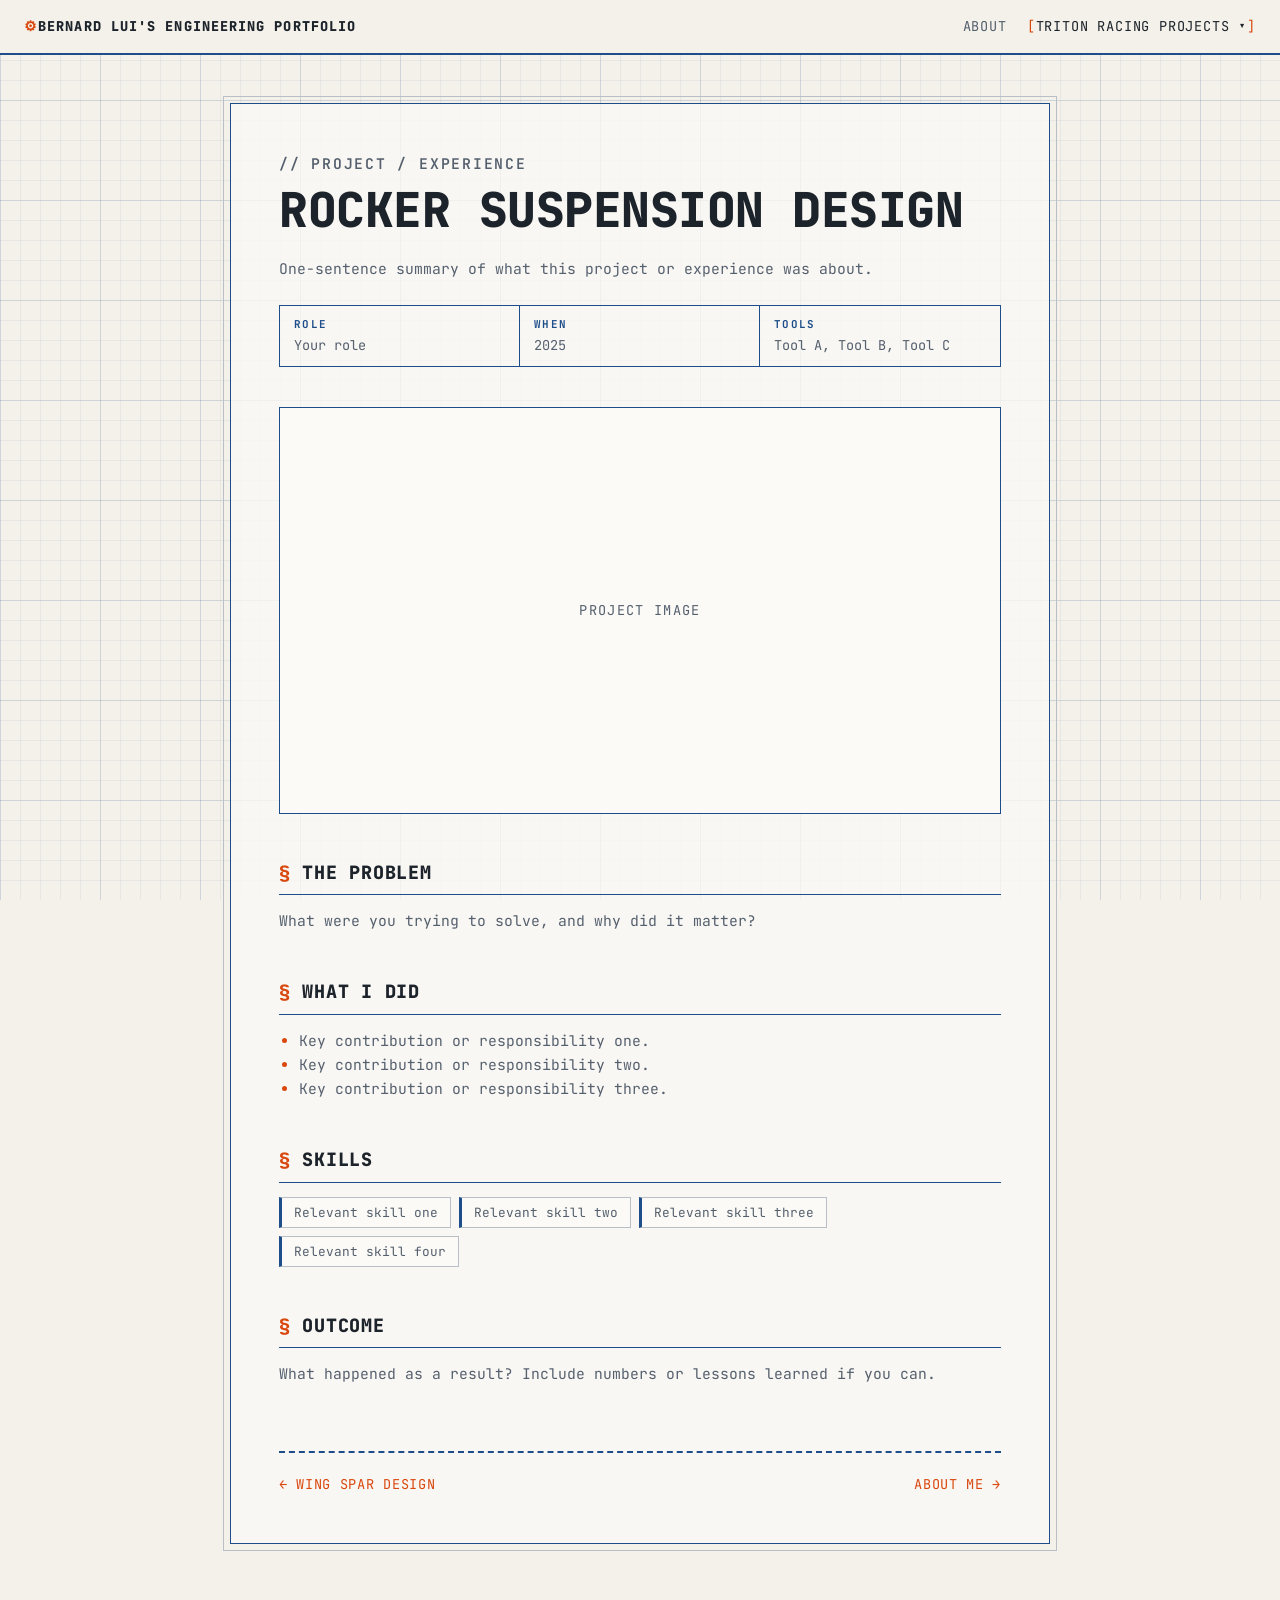
<file: project1c.html>
<!DOCTYPE html>
<html lang="en">
<head>
  <meta charset="UTF-8">
  <meta name="viewport" content="width=device-width, initial-scale=1">
  <title>Rocker Suspension Design — Bernard</title>
  <link rel="stylesheet" href="style.css">
</head>
<body>
  <nav>
    <a class="logo" href="index.html">Bernard Lui's Engineering Portfolio</a>
    <ul>
      <li><a href="index.html">About</a></li>
      <li class="dropdown">
        <button class="dropdown-toggle active" aria-haspopup="true" aria-expanded="false">Triton Racing Projects ▾</button>
        <ul class="dropdown-menu">
          <li><a href="project1.html">Front and Rear Wing Design</a></li>
          <li><a href="project1b.html">Wing Spar Design</a></li>
        </ul>
      </li>
    </ul>
  </nav>

  <main class="project">
    <p class="eyebrow">Project / Experience</p>
    <h1>Rocker Suspension Design</h1>
    <p>One-sentence summary of what this project or experience was about.</p>

    <div class="meta">
      <div><strong>Role</strong>Your role</div>
      <div><strong>When</strong>2025</div>
      <div><strong>Tools</strong>Tool A, Tool B, Tool C</div>
    </div>

    <!-- Replace with: <img class="hero-img" src="project1.jpg" alt="Project One"> -->
    <div class="hero-img">Project image</div>

    <h2>The problem</h2>
    <p>What were you trying to solve, and why did it matter?</p>

    <h2>What I did</h2>
    <ul>
      <li>Key contribution or responsibility one.</li>
      <li>Key contribution or responsibility two.</li>
      <li>Key contribution or responsibility three.</li>
    </ul>

    <h2>Skills</h2>
    <ul class="skills">
      <li>Relevant skill one</li>
      <li>Relevant skill two</li>
      <li>Relevant skill three</li>
      <li>Relevant skill four</li>
    </ul>

    <h2>Outcome</h2>
    <p>What happened as a result? Include numbers or lessons learned if you can.</p>

    <div class="pager">
      <a href="project1b.html">← Wing Spar Design</a>
      <a href="index.html">About me →</a>
    </div>
  </main>
  <script src="nav.js"></script>
</body>
</html>
</file>
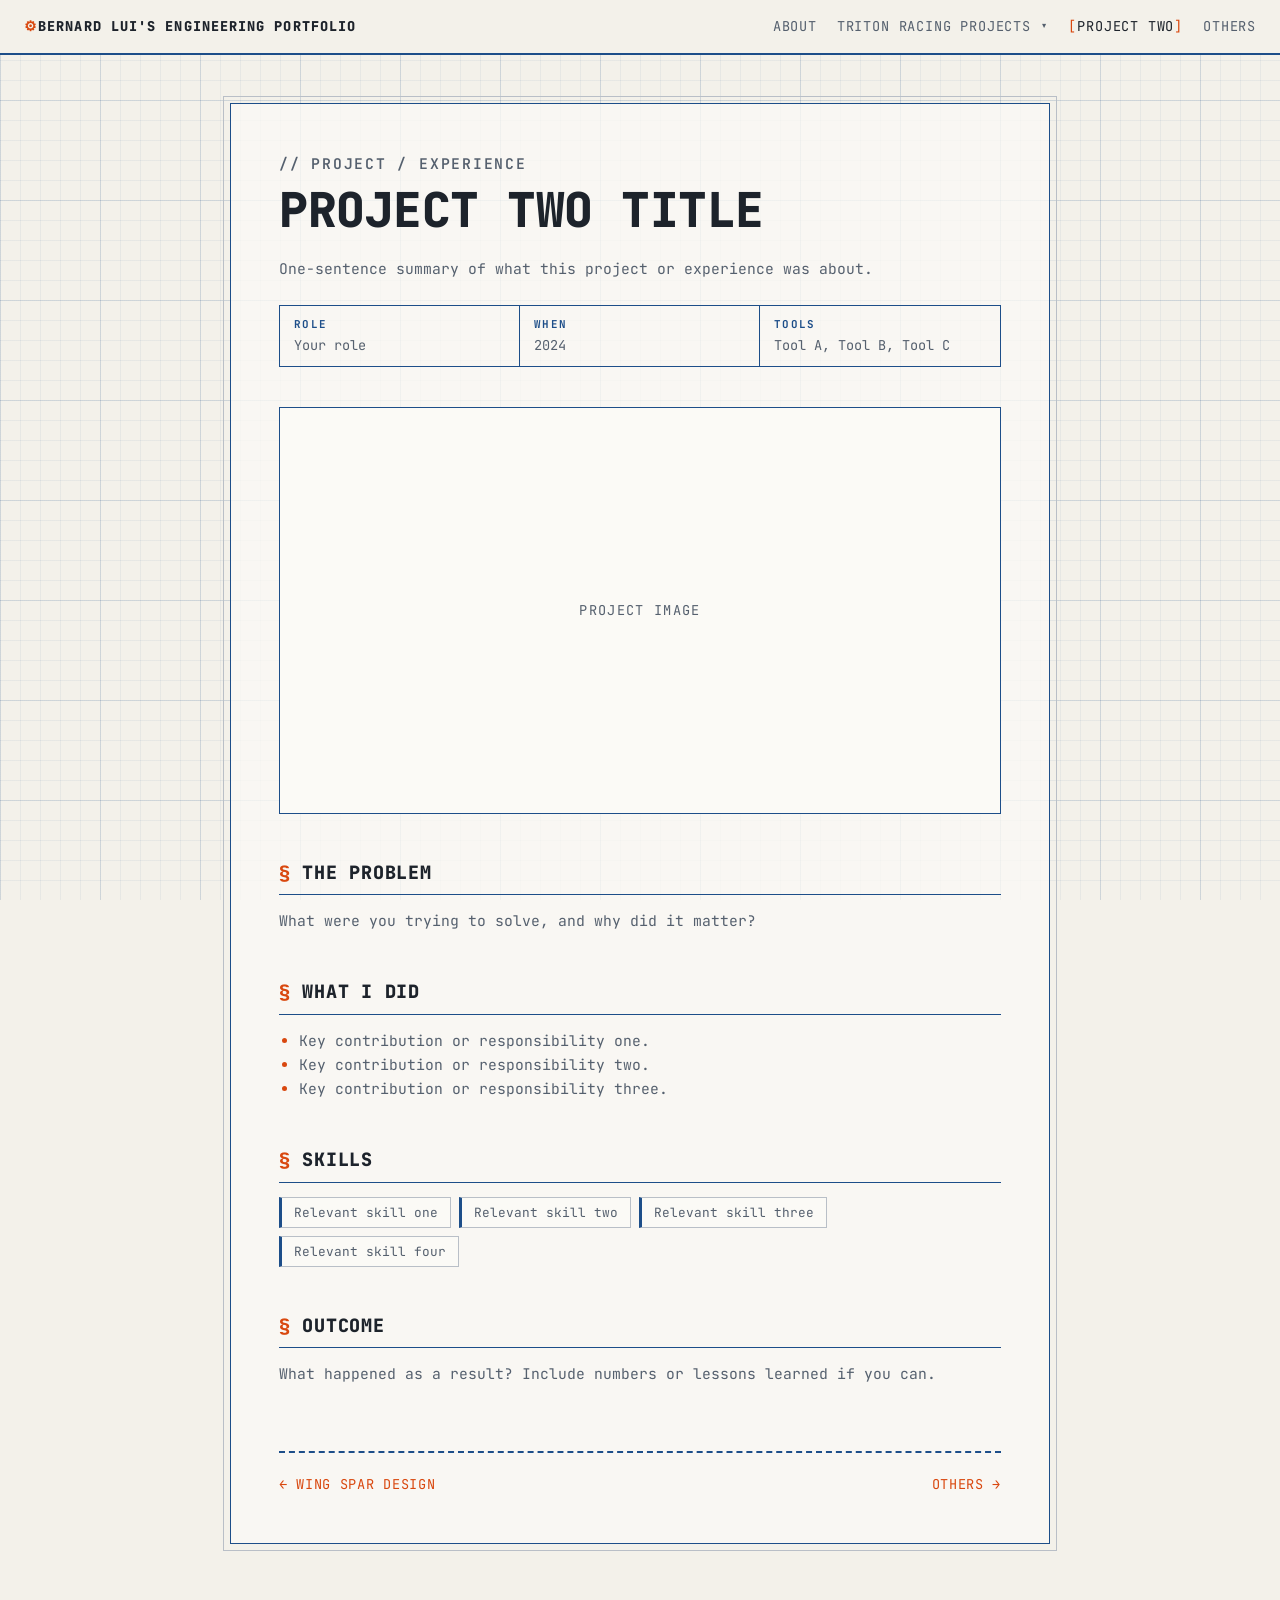
<file: project2.html>
<!DOCTYPE html>
<html lang="en">
<head>
  <meta charset="UTF-8">
  <meta name="viewport" content="width=device-width, initial-scale=1">
  <title>Project Two — Bernard</title>
  <link rel="stylesheet" href="style.css">
</head>
<body>
  <nav>
    <a class="logo" href="index.html">Bernard Lui's Engineering Portfolio</a>
    <ul>
      <li><a href="index.html">About</a></li>
      <li class="dropdown">
        <button class="dropdown-toggle" aria-haspopup="true" aria-expanded="false">Triton Racing Projects ▾</button>
        <ul class="dropdown-menu">
          <li><a href="project1.html">Front and Rear Wing Design</a></li>
          <li><a href="project1b.html">Wing Spar Design</a></li>
        </ul>
      </li>
      <li><a class="active" href="project2.html">Project Two</a></li>
      <li><a href="others.html">Others</a></li>
    </ul>
  </nav>

  <main class="project">
    <p class="eyebrow">Project / Experience</p>
    <h1>Project Two Title</h1>
    <p>One-sentence summary of what this project or experience was about.</p>

    <div class="meta">
      <div><strong>Role</strong>Your role</div>
      <div><strong>When</strong>2024</div>
      <div><strong>Tools</strong>Tool A, Tool B, Tool C</div>
    </div>

    <!-- Replace with: <img class="hero-img" src="project2.jpg" alt="Project Two"> -->
    <div class="hero-img">Project image</div>

    <h2>The problem</h2>
    <p>What were you trying to solve, and why did it matter?</p>

    <h2>What I did</h2>
    <ul>
      <li>Key contribution or responsibility one.</li>
      <li>Key contribution or responsibility two.</li>
      <li>Key contribution or responsibility three.</li>
    </ul>

    <h2>Skills</h2>
    <ul class="skills">
      <li>Relevant skill one</li>
      <li>Relevant skill two</li>
      <li>Relevant skill three</li>
      <li>Relevant skill four</li>
    </ul>

    <h2>Outcome</h2>
    <p>What happened as a result? Include numbers or lessons learned if you can.</p>

    <div class="pager">
      <a href="project1b.html">← Wing Spar Design</a>
      <a href="others.html">Others →</a>
    </div>
  </main>
  <script src="nav.js"></script>
</body>
</html>
</file>
<file: style.css>
@import url("https://fonts.googleapis.com/css2?family=JetBrains+Mono:ital,wght@0,400;0,600;0,800;1,400&display=swap");

/* ==========================================================
   Theme: engineering drawing sheet
   Light = drafting paper, Dark = blueprint
   ========================================================== */
:root {
  --mono: "JetBrains Mono", "IBM Plex Mono", ui-monospace, "Cascadia Mono", Consolas, "Courier New", monospace;
  --zone: 200px;         /* one ruler zone = two 5x5 grid blocks; nav.js resizes it on framed pages */
  --bg: #0b2a4a;          /* blueprint blue */
  --surface: #0e3459;
  --text: #e6f1ff;
  --muted: #9cb8d6;
  --accent: #ffb000;      /* safety amber */
  --line: #6fa8dc;        /* drafting lines */
  --border: #2f5f8f;
  --grid-minor: rgba(150, 200, 255, 0.07);
  --grid-major: rgba(150, 200, 255, 0.14);
  --on-accent: #0b2a4a;
}

@media (prefers-color-scheme: light) {
  :root {
    --bg: #f3f1ea;        /* drafting paper */
    --surface: #fbfaf6;
    --text: #1d232b;
    --muted: #55606e;
    --accent: #d9480f;    /* red pencil / markup */
    --line: #1d4e89;
    --border: #b9bfc7;
    --grid-minor: rgba(29, 78, 137, 0.06);
    --grid-major: rgba(29, 78, 137, 0.12);
    --on-accent: #ffffff;
  }
}

* { box-sizing: border-box; margin: 0; padding: 0; }

html { scroll-behavior: smooth; scroll-padding-top: 70px; }

body, button, input, select, textarea {
  font-family: var(--mono);
}

body {
  background-color: var(--bg);
  background-image:
    linear-gradient(var(--grid-major) 1px, transparent 1px),
    linear-gradient(90deg, var(--grid-major) 1px, transparent 1px),
    linear-gradient(var(--grid-minor) 1px, transparent 1px),
    linear-gradient(90deg, var(--grid-minor) 1px, transparent 1px);
  /* major line every half zone (5x5 block), minor line every tenth of a zone */
  background-size:
    calc(var(--zone) / 2) calc(var(--zone) / 2), calc(var(--zone) / 2) calc(var(--zone) / 2),
    calc(var(--zone) / 10) calc(var(--zone) / 10), calc(var(--zone) / 10) calc(var(--zone) / 10);
  background-position: var(--grid-x, 0px) var(--grid-y, 0px);
  background-attachment: fixed;
  color: var(--text);
  line-height: 1.65;
  font-size: 15px;
  counter-reset: section;
}

a { color: var(--accent); text-decoration: none; }
a:hover { text-decoration: underline; text-underline-offset: 3px; }

h1, h2, h3 { font-weight: 800; letter-spacing: -0.01em; }

/* ---------- Navigation: CNC control panel ---------- */
nav {
  position: sticky;
  top: 0;
  z-index: 10;
  display: flex;
  justify-content: space-between;
  align-items: center;
  gap: 16px;
  flex-wrap: wrap;
  padding: 14px 24px;
  background: var(--bg);
  border-bottom: 2px solid var(--line);
}
nav .logo {
  font-weight: 800;
  color: var(--text);
  text-transform: uppercase;
  letter-spacing: 0.08em;
}
nav .logo::before { content: "⚙ "; color: var(--accent); }
nav ul { display: flex; flex-wrap: wrap; gap: 8px 20px; list-style: none; }
nav a, .dropdown-toggle {
  color: var(--muted);
  font-size: 0.85rem;
  text-transform: uppercase;
  letter-spacing: 0.06em;
}
nav a.active, nav a:hover { color: var(--text); text-decoration: none; }
nav > ul > li > a.active::before, .dropdown-toggle.active::before { content: "["; color: var(--accent); }
nav > ul > li > a.active::after,  .dropdown-toggle.active::after  { content: "]"; color: var(--accent); }

/* Nav dropdown */
.dropdown { position: relative; }
.dropdown-toggle {
  background: none;
  border: none;
  cursor: pointer;
  padding: 0;
}
.dropdown-toggle:hover, .dropdown-toggle.active, .dropdown.open .dropdown-toggle { color: var(--text); }
nav .dropdown-menu {
  display: none;
  position: absolute;
  top: 100%;
  left: -12px;
  min-width: 200px;
  flex-direction: column;
  gap: 0;
  padding: 6px 0;
  background: var(--surface);
  border: 1px solid var(--line);
  box-shadow: 4px 4px 0 var(--border);
}
.dropdown:hover .dropdown-menu, .dropdown.open .dropdown-menu { display: flex; }
.dropdown-menu a { display: block; padding: 8px 16px; white-space: nowrap; text-transform: none; letter-spacing: 0; }
.dropdown-menu a::before { content: "› "; color: var(--accent); }
.dropdown-menu a:hover { background: var(--bg); }

/* ---------- Hero / about slide ---------- */
.slide {
  min-height: calc(100vh - 58px);
  display: flex;
  align-items: center;
  justify-content: center;
  padding: 48px 24px;
}
/* Drawing sheet: outer frame, inner border, title block */
.sheet {
  position: relative;
  max-width: 1040px;
  width: 100%;
  padding: 10px;
  border: 2px solid var(--line);
  background: color-mix(in srgb, var(--surface) 70%, transparent);
}

.sheet-body {
  border: 1px solid var(--line);
  display: grid;
  grid-template-columns: minmax(0, 1fr) minmax(0, 460px);
  grid-template-rows: 1fr auto;
  grid-template-areas:
    "view notes"
    "view title";
}

.view {
  grid-area: view;
  display: flex;
  flex-direction: column;
  align-items: center;
  justify-content: center;
  gap: 44px;
  padding: 56px 32px;
}
.view-label { text-align: center; font-size: 0.7rem; color: var(--muted); letter-spacing: 0.1em; }
.view-label strong {
  display: block;
  width: max-content;
  margin: 0 auto 4px;
  font-size: 0.95rem;
  color: var(--text);
  border-bottom: 2px solid var(--text);
}

.notes {
  grid-area: notes;
  align-self: start;
  padding: 22px 24px;
  font-size: 0.75rem;
  color: var(--muted);
  text-transform: uppercase;
  letter-spacing: 0.04em;
}
.notes-head { color: var(--text); font-weight: 800; margin-bottom: 6px; }
.notes ol { padding-left: 20px; }

/* Title block: bottom-right corner */
.title-block {
  grid-area: title;
  margin: 0 -1px -1px 0;
  display: grid;
  grid-template-columns: repeat(4, minmax(0, 1fr));
  border-top: 1px solid var(--line);
  border-left: 1px solid var(--line);
  background: var(--surface);
}
.tb-cell {
  display: flex;
  flex-direction: column;
  min-width: 0;
  padding: 6px 10px 8px;
  border-right: 1px solid var(--line);
  border-bottom: 1px solid var(--line);
}
.tb-name { grid-column: span 4; padding: 10px 12px 14px; }
.tb-half { grid-column: span 2; }
.tb-wide { grid-column: span 3; }
.tb-full { grid-column: 1 / -1; }
/* Clickable cells (See my work / Resume) */
.tb-action { padding: 10px 12px 12px; transition: background-color 0.15s, color 0.15s; }
.tb-action:hover { text-decoration: none; background: var(--accent); }
.tb-action .tb-value { color: var(--accent); font-size: 0.95rem; }
.tb-action.primary { background: var(--accent); }
.tb-action.primary:hover { background: color-mix(in srgb, var(--accent) 80%, var(--text)); }
.tb-action.primary .tb-label, .tb-action.primary .tb-value,
.tb-action:hover .tb-label, .tb-action:hover .tb-value { color: var(--on-accent); }
.tb-label {
  font-size: 0.6rem;
  color: var(--line);
  text-transform: uppercase;
  letter-spacing: 0.12em;
}
.tb-value { font-size: 0.85rem; font-weight: 600; color: var(--text); overflow-wrap: anywhere; }
a.tb-value { color: var(--accent); }

/* Headshot drawn like a hole with a centre mark */
.avatar {
  position: relative;
  width: 280px;
  height: 280px;
  border-radius: 50%;
  border: 2px solid var(--line);
  outline: 1px dashed var(--border);
  outline-offset: 10px;
  background: url("tr_headshot.png") no-repeat 1% 37% / 107% auto;
  background-color: var(--surface);
}
.avatar::before, .avatar::after {
  content: "";
  position: absolute;
  background: var(--line);
}
/* Centre lines: visible only outside the circle, so they never cross the face */
.avatar::before {
  left: -28px; right: -28px; top: 50%; height: 1px;
  -webkit-mask: linear-gradient(90deg, #000 0 24px, transparent 24px calc(100% - 24px), #000 calc(100% - 24px));
          mask: linear-gradient(90deg, #000 0 24px, transparent 24px calc(100% - 24px), #000 calc(100% - 24px));
}
.avatar::after {
  top: -28px; bottom: -28px; left: 50%; width: 1px;
  -webkit-mask: linear-gradient(180deg, #000 0 24px, transparent 24px calc(100% - 24px), #000 calc(100% - 24px));
          mask: linear-gradient(180deg, #000 0 24px, transparent 24px calc(100% - 24px), #000 calc(100% - 24px));
}

h1 { font-size: clamp(1.9rem, 5vw, 3rem); line-height: 1.1; margin: 8px 0 20px; text-transform: uppercase; }
.title-block h1 { font-size: clamp(1.6rem, 4vw, 2.4rem); margin: 2px 0 0; }

.eyebrow {
  color: var(--accent);
  font-weight: 600;
  letter-spacing: 0.12em;
  text-transform: uppercase;
  font-size: 0.75rem;
}
.eyebrow::before { content: "// "; }
.lead { color: var(--muted); font-size: 1.05rem; margin-bottom: 24px; }


.facts { display: flex; flex-wrap: wrap; gap: 8px; margin-bottom: 28px; }
.facts span { border: 1px solid var(--border); padding: 4px 10px; font-size: 0.8rem; }

/* Buttons: machined blocks */
.cta { display: flex; gap: 12px; flex-wrap: wrap; }
.btn {
  display: inline-block;
  padding: 10px 20px;
  border: 2px solid var(--accent);
  color: var(--accent);
  font-weight: 600;
  font-size: 0.85rem;
  text-transform: uppercase;
  letter-spacing: 0.08em;
  box-shadow: 4px 4px 0 var(--border);
  transition: transform 0.12s, box-shadow 0.12s;
}
.btn.primary { background: var(--accent); color: var(--on-accent); }
.btn:hover {
  text-decoration: none;
  transform: translate(2px, 2px);
  box-shadow: 2px 2px 0 var(--border);
}

/* ---------- Scrolling sections ---------- */
.section { padding: 72px 24px; }
.section-inner { max-width: 960px; margin: 0 auto; }
.section h2 {
  counter-increment: section;
  display: flex;
  align-items: center;
  gap: 16px;
  font-size: 1.4rem;
  text-transform: uppercase;
  letter-spacing: 0.04em;
  margin-bottom: 32px;
}
/* Section number in a datum-style box, then a dimension line */
.section h2::before {
  content: counter(section, decimal-leading-zero);
  flex: none;
  padding: 2px 8px;
  border: 2px solid var(--accent);
  color: var(--accent);
  font-size: 0.9rem;
}
.section h2::after {
  content: "";
  flex: 1;
  height: 9px;
  border-left: 1px solid var(--line);
  border-right: 1px solid var(--line);
  background: linear-gradient(var(--line), var(--line)) center / 100% 1px no-repeat;
  opacity: 0.7;
}

/* Chips: square part tags */
.chips { list-style: none; display: flex; flex-wrap: wrap; gap: 8px; }
.chips li, main.project ul.skills li {
  background: var(--surface);
  border: 1px solid var(--border);
  border-left: 3px solid var(--line);
  padding: 4px 12px;
  font-size: 0.8rem;
}

.skill-groups { display: grid; grid-template-columns: repeat(auto-fit, minmax(380px, 1fr)); gap: 28px; }
.skill-group {
  counter-increment: group;
  border: 1px dashed var(--border);
  padding: 18px;
}
.skill-groups { counter-reset: group; }
.skill-group h3 {
  font-size: 0.85rem;
  text-transform: uppercase;
  letter-spacing: 0.08em;
  margin-bottom: 14px;
  color: var(--chip, var(--text));
}
.skill-group h3::before { content: "GRP-" counter(group, upper-alpha) " · "; color: var(--muted); font-weight: 400; }

/* Skill group colours: blue, green, red, orange, purple */
.skill-group:nth-child(1) { --chip: #3b82f6; }
.skill-group:nth-child(2) { --chip: #22c55e; }
.skill-group:nth-child(3) { --chip: #ef4444; }
.skill-group:nth-child(4) { --chip: #f97316; }
.skill-group:nth-child(5) { --chip: #a855f7; }
.skill-group .chips li {
  background: color-mix(in srgb, var(--chip) 12%, var(--surface));
  border-color: color-mix(in srgb, var(--chip) 45%, var(--border));
  border-left-color: var(--chip);
}

/* Work experience: timeline drawn as a shaft with datum points */
.timeline { display: flex; flex-direction: column; gap: 36px; border-left: 2px dashed var(--line); padding-left: 28px; }
.job { position: relative; }
.job::before {
  content: "";
  position: absolute;
  left: -37px;
  top: 6px;
  width: 14px;
  height: 14px;
  background: var(--bg);
  border: 2px solid var(--accent);
  transform: rotate(45deg);
}
.job-head { display: flex; justify-content: space-between; flex-wrap: wrap; gap: 4px 16px; }
.job-head h3 { font-size: 1.05rem; }
.job-date {
  color: var(--line);
  font-size: 0.8rem;
  border: 1px solid var(--border);
  padding: 1px 8px;
  align-self: flex-start;
}
.job-company { color: var(--accent); font-size: 0.85rem; margin-bottom: 10px; }
.job ul { padding-left: 20px; color: var(--muted); font-size: 0.9rem; }
.job li { margin-bottom: 6px; }
.job li::marker { content: "▸ "; color: var(--line); }

/* ---------- Cards with corner registration marks ---------- */
.cards { display: grid; grid-template-columns: repeat(auto-fill, minmax(260px, 1fr)); gap: 24px; margin-top: 32px; }
.card {
  position: relative;
  background: var(--surface);
  border: 1px solid var(--border);
  padding: 22px;
  display: flex;
  flex-direction: column;
  gap: 10px;
  transition: border-color 0.15s, transform 0.15s;
}
.card::before, .card::after {
  content: "";
  position: absolute;
  width: 14px;
  height: 14px;
  border: 0 solid var(--accent);
}
.card::before { top: -5px; left: -5px; border-top-width: 2px; border-left-width: 2px; }
.card::after  { bottom: -5px; right: -5px; border-bottom-width: 2px; border-right-width: 2px; }
.card:hover { border-color: var(--line); transform: translateY(-2px); }
.card h3 { font-size: 1rem; text-transform: uppercase; letter-spacing: 0.03em; }
.card .tag { color: var(--line); font-size: 0.72rem; font-weight: 600; text-transform: uppercase; letter-spacing: 0.08em; }
.card .tag::before { content: "# "; color: var(--accent); }
.card p { font-size: 0.88rem; }
.card .tools { font-size: 0.8rem; color: var(--line); }
.card a { margin-top: auto; font-size: 0.85rem; }
a.card { color: inherit; }
a.card:hover { text-decoration: none; }
a.card p { color: var(--muted); }
a.card .more { margin-top: auto; color: var(--accent); font-size: 0.85rem; text-transform: uppercase; letter-spacing: 0.06em; }

/* ---------- Project pages ---------- */
main.project {
  max-width: 820px;
  margin: 48px auto 96px;
  padding: 48px;
  background: color-mix(in srgb, var(--surface) 75%, transparent);
  border: 1px solid var(--line);
  outline: 1px solid var(--border);
  outline-offset: 6px;
}
main.project.wide { max-width: 1000px; }
main.project h1 { margin-top: 8px; }
main.project h2 {
  margin: 44px 0 14px;
  font-size: 1.15rem;
  text-transform: uppercase;
  letter-spacing: 0.04em;
  padding-bottom: 6px;
  border-bottom: 1px solid var(--line);
}
main.project h2::before { content: "§ "; color: var(--accent); }
main.project h3 { margin: 28px 0 12px; font-size: 0.95rem; color: var(--line); }
main.project p, main.project li { color: var(--muted); font-size: 0.92rem; }
main.project ul { padding-left: 20px; }
main.project li::marker { color: var(--accent); }
main.project ul.skills { list-style: none; padding: 0; display: flex; flex-wrap: wrap; gap: 8px; margin-bottom: 32px; }

/* Meta block styled like a drawing title block */
.meta {
  display: grid;
  grid-template-columns: repeat(auto-fit, minmax(160px, 1fr));
  margin: 24px 0 40px;
  border: 1px solid var(--line);
  font-size: 0.85rem;
  color: var(--muted);
}
.meta > div { padding: 10px 14px; border-right: 1px solid var(--line); }
.meta > div:last-child { border-right: none; }
.meta strong {
  display: block;
  color: var(--line);
  font-size: 0.68rem;
  text-transform: uppercase;
  letter-spacing: 0.12em;
}

.hero-img {
  width: 100%;
  aspect-ratio: 16 / 9;
  background: var(--surface);
  border: 1px solid var(--line);
  display: flex;
  align-items: center;
  justify-content: center;
  color: var(--muted);
  margin-bottom: 32px;
  object-fit: cover;
  font-size: 0.85rem;
  text-transform: uppercase;
  letter-spacing: 0.1em;
}
/* Photo/render in the project hero: show the whole image, no 16:9 crop */
img.hero-img { height: auto; aspect-ratio: auto; object-fit: contain; background: #fff; display: block; }

/* Side-by-side images */
.img-pair { display: grid; grid-template-columns: 1fr 1fr; gap: 16px; }
.img-pair img, .img-slot {
  width: 100%;
  aspect-ratio: 4 / 3;
  object-fit: cover;
  background: var(--surface);
  border: 1px solid var(--line);
  display: flex;
  align-items: center;
  justify-content: center;
  color: var(--muted);
}
.img-pair img { aspect-ratio: auto; height: auto; object-fit: contain; }
.img-pair.single { grid-template-columns: 1fr; }

/* Figures with captions */
.figure { margin: 0; }
.figure img { width: 100%; height: auto; border: 1px solid var(--line); display: block; }
.figure figcaption { text-align: center; font-style: italic; color: var(--muted); font-size: 0.8rem; margin-top: 10px; }
.figure-pair { display: grid; grid-template-columns: 1fr 1fr; gap: 16px; align-items: start; }
/* Hide the white strip at the bottom of the front wing image (shows top 905 of 1080 px) */
.figure img.crop-bottom { aspect-ratio: 1870 / 905; object-fit: cover; object-position: top; }

.pager {
  display: flex;
  justify-content: space-between;
  gap: 16px;
  margin-top: 64px;
  padding-top: 20px;
  border-top: 2px dashed var(--line);
  font-size: 0.85rem;
  text-transform: uppercase;
  letter-spacing: 0.05em;
}

/* ---------- Small screens ---------- */
@media (max-width: 720px) {
  nav { padding: 12px 16px; }
  .slide { padding: 40px 16px; }
  .sheet { padding: 6px; }
  .sheet-body { grid-template-columns: 1fr; grid-template-rows: none; grid-template-areas: "view" "notes" "title"; }
  .view { padding: 48px 16px 32px; gap: 40px; }
  .title-block { grid-template-columns: repeat(2, minmax(0, 1fr)); margin-left: -1px; }
  .tb-name, .tb-half, .tb-wide, .tb-link { grid-column: span 2; }
  .avatar { width: 180px; height: 180px; }
  .facts, .cta { justify-content: center; }
  .section { padding: 56px 16px; }
  .skill-groups { grid-template-columns: 1fr; }
  .img-pair, .figure-pair { grid-template-columns: 1fr; }
  main.project { margin: 24px 16px 64px; padding: 28px 18px; }
  .meta > div { border-right: none; border-bottom: 1px solid var(--line); }
  .meta > div:last-child { border-bottom: none; }
}

/* ==========================================================
   Scroll motion (classes added by nav.js; skipped entirely
   when the visitor prefers reduced motion)
   ========================================================== */
.scroll-progress {
  position: absolute;
  left: 0;
  right: 0;
  bottom: -2px;
  height: 3px;
  background: repeating-linear-gradient(90deg, var(--accent) 0 10px, color-mix(in srgb, var(--accent) 55%, transparent) 10px 12px);
  transform: scaleX(0);
  transform-origin: left;
  pointer-events: none;
}

.timeline { position: relative; }
.timeline::before {
  content: "";
  position: absolute;
  left: -2px;
  top: 0;
  width: 2px;
  height: 100%;
  background: var(--accent);
  transform: scaleY(var(--draw, 0));
  transform-origin: top;
}

@media (prefers-reduced-motion: no-preference) {
  /* Grid drifts slower than the page for a parallax feel */
  body { background-position: var(--grid-x, 0px) calc(var(--grid-y, 0px) + var(--scroll, 0) * -0.25px); }

  /* Logo gear turns as you scroll; hero centre lines rotate slowly */
  nav .logo::before { display: inline-block; transform: rotate(calc(var(--scroll, 0) * 0.5deg)); }
  .avatar::before, .avatar::after { transform: rotate(calc(var(--scroll, 0) * 0.12deg)); }

  /* Fade + slide up on entry, staggered by sibling index */
  .reveal {
    --d: calc(var(--i, 0) * 70ms);
    opacity: 0;
    translate: 0 28px;
    transition:
      opacity 0.6s ease var(--d),
      translate 0.7s cubic-bezier(0.2, 0.7, 0.2, 1) var(--d),
      border-color 0.15s, transform 0.15s, box-shadow 0.15s, background-color 0.15s;
  }
  .reveal.in { opacity: 1; translate: 0 0; }

  /* Section heading: number box pops, dimension line draws across */
  .section h2.reveal::before { scale: 0.6; transition: scale 0.5s cubic-bezier(0.3, 1.6, 0.5, 1) 0.1s; }
  .section h2.reveal.in::before { scale: 1; }
  .section h2.reveal::after { transform: scaleX(0); transform-origin: left; transition: transform 1s cubic-bezier(0.2, 0.7, 0.2, 1) 0.25s; }
  .section h2.reveal.in::after { transform: scaleX(1); }

  /* Timeline datum points spin into place */
  .job.reveal::before { scale: 0; rotate: -180deg; transition: scale 0.5s 0.15s, rotate 0.6s 0.15s; }
  .job.reveal.in::before { scale: 1; rotate: 0deg; }
  .timeline { border-left-color: var(--border); }

  /* Card corner marks slide outward on hover, like a selection box */
  .card::before, .card::after { transition: translate 0.2s; }
  .card:hover::before { translate: -3px -3px; }
  .card:hover::after { translate: 3px 3px; }
}

/* ==========================================================
   Page frame (index): drawing-sheet border with zone rulers.
   nav.js sets --zone so exactly 12 zones span the sheet width
   (6 on phones); the background grid is sized from --zone and
   starts at the inner border, so every zone = two 5x5 blocks.
   ========================================================== */
:root { --nav-h: 58px; }  /* measured and updated by nav.js */
body.framed { --frame: 40px; padding-top: var(--nav-h); }
/* Header stays fixed at the very top of the window, above every sheet and its ruler */
body.framed nav { position: fixed; top: 0; left: 0; right: 0; z-index: 50; }
body.framed .section { scroll-margin-top: var(--frame); }
html:has(body.framed) { scroll-padding-top: var(--nav-h); }

.page-frame { position: fixed; inset: 0; z-index: 20; pointer-events: none; }
/* Double border: thin outer trim line, heavy inner border line */
.page-frame::before, .page-frame::after { content: ""; position: absolute; z-index: 2; }
.page-frame::before { inset: 4px; border: 1px solid var(--line); }
.page-frame::after { inset: var(--frame); border: 2px solid var(--line); }

.ruler { position: absolute; overflow: hidden; background: var(--bg); color: var(--line); font-size: 0.68rem; font-weight: 600; }
.ruler-top, .ruler-bottom { left: 0; right: 0; height: var(--frame); z-index: 1; }
.ruler-top { top: 0; }
.ruler-bottom { bottom: 0; }
.ruler-left, .ruler-right { top: 0; bottom: 0; width: var(--frame); }
.ruler-left { left: 0; }
.ruler-right { right: 0; }

/* Tracks start at the inner border; labels sit centred between divider lines */
.ruler-track { position: absolute; display: flex; }
.ruler-track span { flex: none; display: flex; align-items: center; justify-content: center; }
.ruler-top .ruler-track, .ruler-bottom .ruler-track { top: 0; bottom: 0; left: var(--frame); }
.ruler-top .ruler-track span, .ruler-bottom .ruler-track span { width: var(--zone); }
.ruler-top .ruler-track span + span, .ruler-bottom .ruler-track span + span { border-left: 1px solid var(--line); }

.ruler-left .ruler-track, .ruler-right .ruler-track { left: 0; right: 0; top: var(--frame); flex-direction: column; }
.ruler-left .ruler-track span, .ruler-right .ruler-track span { height: var(--zone); border-top: 1px solid var(--line); }

/* Side rulers travel with the parallax grid */
@media (prefers-reduced-motion: no-preference) {
  .ruler-left .ruler-track, .ruler-right .ruler-track { transform: translateY(calc(var(--scroll, 0) * -0.25px)); }
}

@media (max-width: 720px) {
  body.framed { --frame: 20px; }
  .ruler { font-size: 0.55rem; }
}

/* ==========================================================
   Sheet stack (index): every sheet is a full page with its own
   grid, border and rulers. Each one pins when its bottom reaches
   the bottom of the window, and the next sheet slides up over it.
   nav.js adds the frames and sets each sheet's pin offset,
   --nav-h, --cover (0..1) and the side-ruler offset --track-y.
   ========================================================== */
.sheet-stack { position: relative; }

.page {
  position: sticky;
  top: 0;
  min-height: calc(100vh - var(--nav-h));
  display: flex;
  flex-direction: column;
  background-color: var(--bg);
  background-image:
    linear-gradient(var(--grid-major) 1px, transparent 1px),
    linear-gradient(90deg, var(--grid-major) 1px, transparent 1px),
    linear-gradient(var(--grid-minor) 1px, transparent 1px),
    linear-gradient(90deg, var(--grid-minor) 1px, transparent 1px);
  background-size:
    calc(var(--zone) / 2) calc(var(--zone) / 2), calc(var(--zone) / 2) calc(var(--zone) / 2),
    calc(var(--zone) / 10) calc(var(--zone) / 10), calc(var(--zone) / 10) calc(var(--zone) / 10);
  background-position: var(--frame) var(--frame);
}
.page + .page { box-shadow: 0 -24px 48px -8px rgba(0, 0, 0, 0.55); }

/* No hold: the next sheet starts to come up as soon as this one is fully in view */
.page:not(:last-child) { margin-bottom: 0; }

/* Each sheet fades in as it slides up (nav.js sets --enter 0..1) */
@media (prefers-reduced-motion: no-preference) {
  .page + .page { opacity: var(--enter, 1); }
}

/* Shade that darkens a sheet as the next one covers it */
.page::after {
  content: "";
  position: absolute;
  inset: 0;
  z-index: 3;
  background: #000;
  opacity: calc(var(--cover, 0) * 0.45);
  pointer-events: none;
}

/* Border + rulers: pinned to the window while the sheet fills it,
   carried along with the sheet while it slides in or out */
.page-frame.local {
  position: sticky;
  inset: auto;
  top: var(--nav-h);
  height: calc(100vh - var(--nav-h));
  margin-bottom: calc(var(--nav-h) - 100vh);
  z-index: 2;
  flex: none;
}
.page-frame.local .ruler-left .ruler-track,
.page-frame.local .ruler-right .ruler-track { transform: translateY(var(--track-y, 0px)); }

/* Sheet 1: the boxed hero, centred inside the sheet (the wrapper does the
   centring so the frame itself still spans the whole page) */
.page-body.page-body-hero {
  display: flex;
  align-items: center;
  justify-content: center;
  max-width: none;
  padding: calc(var(--frame) + 32px) calc(var(--frame) + 24px) calc(var(--frame) + 32px);
}

/* Sheets 2-4: content straight on the sheet, title block docked
   into the bottom-right corner of the inner border */
.page-body {
  flex: 1;
  width: 100%;
  max-width: calc(1040px + 2 * var(--frame));
  margin: 0 auto;
  padding: calc(var(--frame) + 16px) calc(var(--frame) + 24px) 40px;
  /* Centre the content block vertically in the space above the title block */
  display: flex;
  flex-direction: column;
  justify-content: center;
}
.page-body .section { padding: 28px 0 24px; }
.page-body .section-inner { max-width: none; }

.page-tb {
  align-self: flex-end;
  width: min(460px, calc(100% - 2 * var(--frame)));
  margin: 0 var(--frame) var(--frame) 0;
}

.tb-title { font-size: clamp(1.1rem, 2.6vw, 1.5rem); font-weight: 800; text-transform: uppercase; margin-top: 2px; }

@media (max-width: 720px) {
  .page-body.page-body-hero { padding-left: calc(var(--frame) + 8px); padding-right: calc(var(--frame) + 8px); }
  .page-body { padding-left: calc(var(--frame) + 14px); padding-right: calc(var(--frame) + 14px); }
  .page-tb { width: calc(100% - 2 * var(--frame)); }
}

/* Back-to-top cell docked into the bottom-left corner of sheets 2-4,
   mirroring the title block in the bottom-right */
.page-top {
  position: absolute;
  left: var(--frame);
  bottom: var(--frame);
  z-index: 1;
  min-width: 140px;
  justify-content: center;
  white-space: nowrap;
  border: 1px solid var(--line);
  background: var(--surface);
}
@media (max-width: 720px) {
  /* No room beside the full-width title block: sit just above it instead */
  .page-top { position: static; align-self: flex-start; margin: 0 0 12px var(--frame); }
}

/* Tall portrait figures (e.g. scanned hand calcs): cap the width so they don't fill several screens */
.figure.narrow img { max-width: 560px; margin: 0 auto; }

/* Code window (scrollable file viewer with a download link) */
.code-window { margin: 20px 0 8px; border: 1px solid var(--line); background: var(--surface); box-shadow: 4px 4px 0 var(--border); }
.code-bar { display: flex; align-items: center; gap: 12px; padding: 8px 12px; border-bottom: 1px solid var(--line); background: var(--bg); }
.code-dots { display: flex; gap: 6px; }
.code-dots i { width: 10px; height: 10px; border-radius: 50%; border: 1px solid var(--line); }
.code-name { flex: 1; font-size: 0.8rem; font-weight: 600; color: var(--text); }
.code-download { font-size: 0.75rem; text-transform: uppercase; letter-spacing: 0.06em; border: 1px solid var(--accent); padding: 2px 10px; }
.code-download:hover { background: var(--accent); color: var(--on-accent); text-decoration: none; }
.code-body { margin: 0; padding: 14px 16px; max-height: 420px; overflow: auto; font-size: 0.78rem; line-height: 1.55; color: var(--text); tab-size: 4; }
.code-body code { font-family: var(--mono); white-space: pre; }

/* One line of space between figures and the paragraphs around them on project pages */
main.project > .figure,
main.project > .figure-pair { margin: 1.65em 0; }
main.project .figure-pair > .figure { margin: 0; }
</file>
